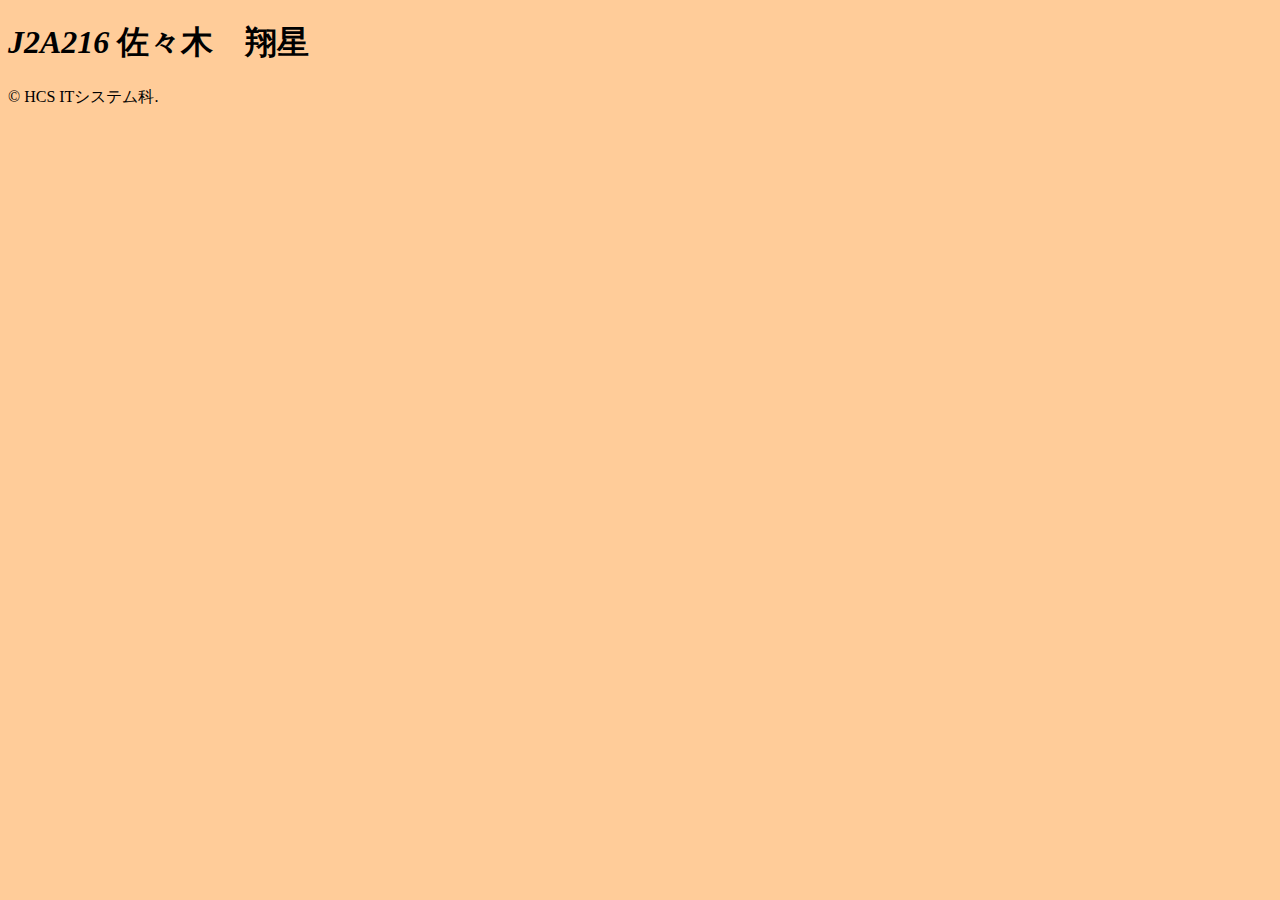
<file: index.html>
<!DOCTYPE html>
<html lang="ja">
    <head>
        <meta charaset="utf-8" />
        <title>personal portfolio</title>
        <link rel="stylesheet" href="main.css" />
    </head>
    <body class="top">
    <header class="<header"></header>
<main>
    <h1 class="top-title"><i>J2A216</i> 佐々木　翔星</h1>
</main>
<footer class="footer">
            <p class="footer-txt">&copy; HCS ITシステム科.</p>
        </footer>
    </body>
</html>
</file>
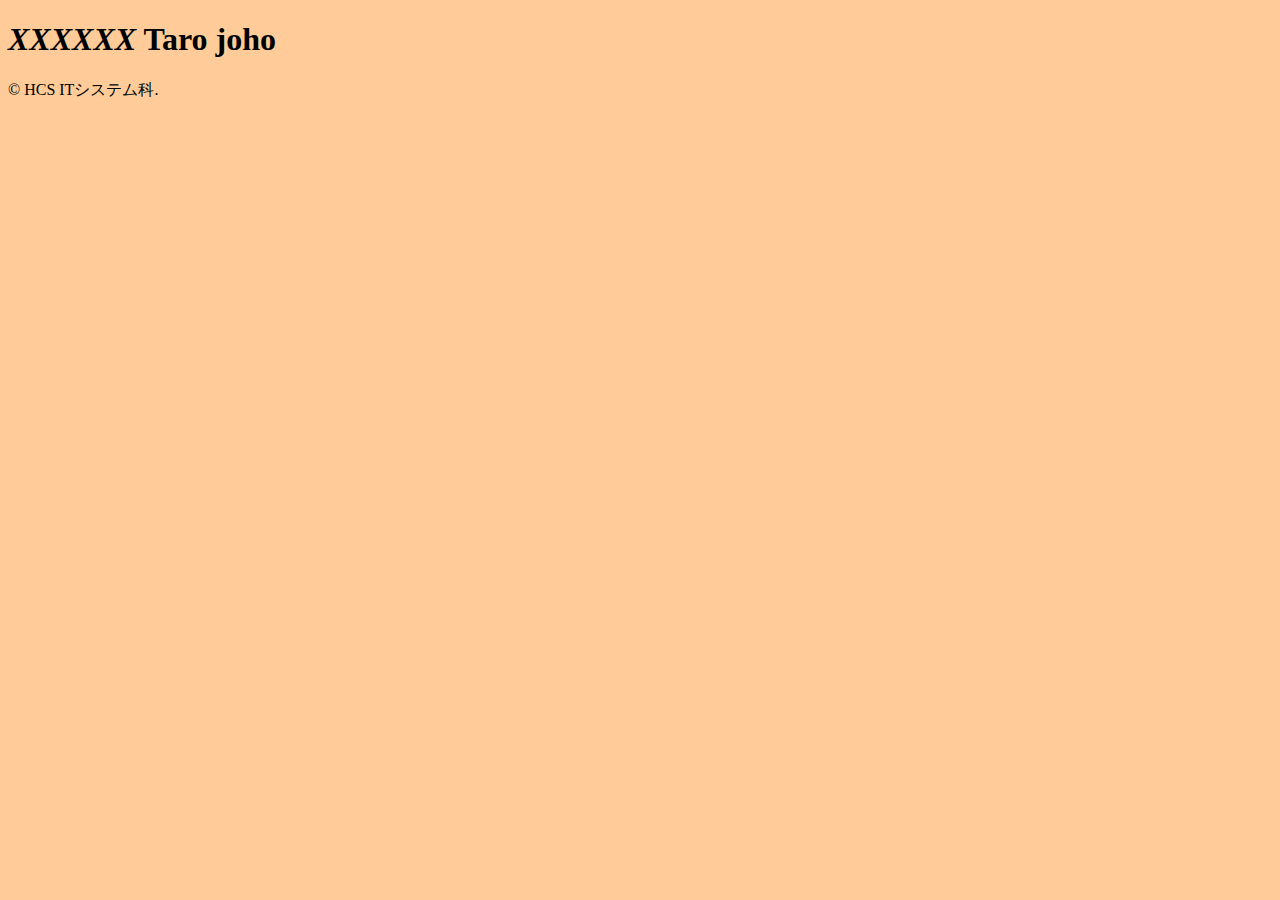
<file: J2A216佐々木翔星/index.html>
<!DOCTYPE html>
<html lang="ja">
    <head>
        <meta charaset="utf-8" />
        <title>personal portfolio</title>
        <link rel="stylesheet" href="main.css" />
    </head>
    <body class="top">
    <header class="<header"></header>
<main>
    <h1 class="top-title"><i>XXXXXX</i> Taro joho</h1>
</main>
<footer class="footer">
            <p class="footer-txt">&copy; HCS ITシステム科.</p>
        </footer>
    </body>
</html>
</file>
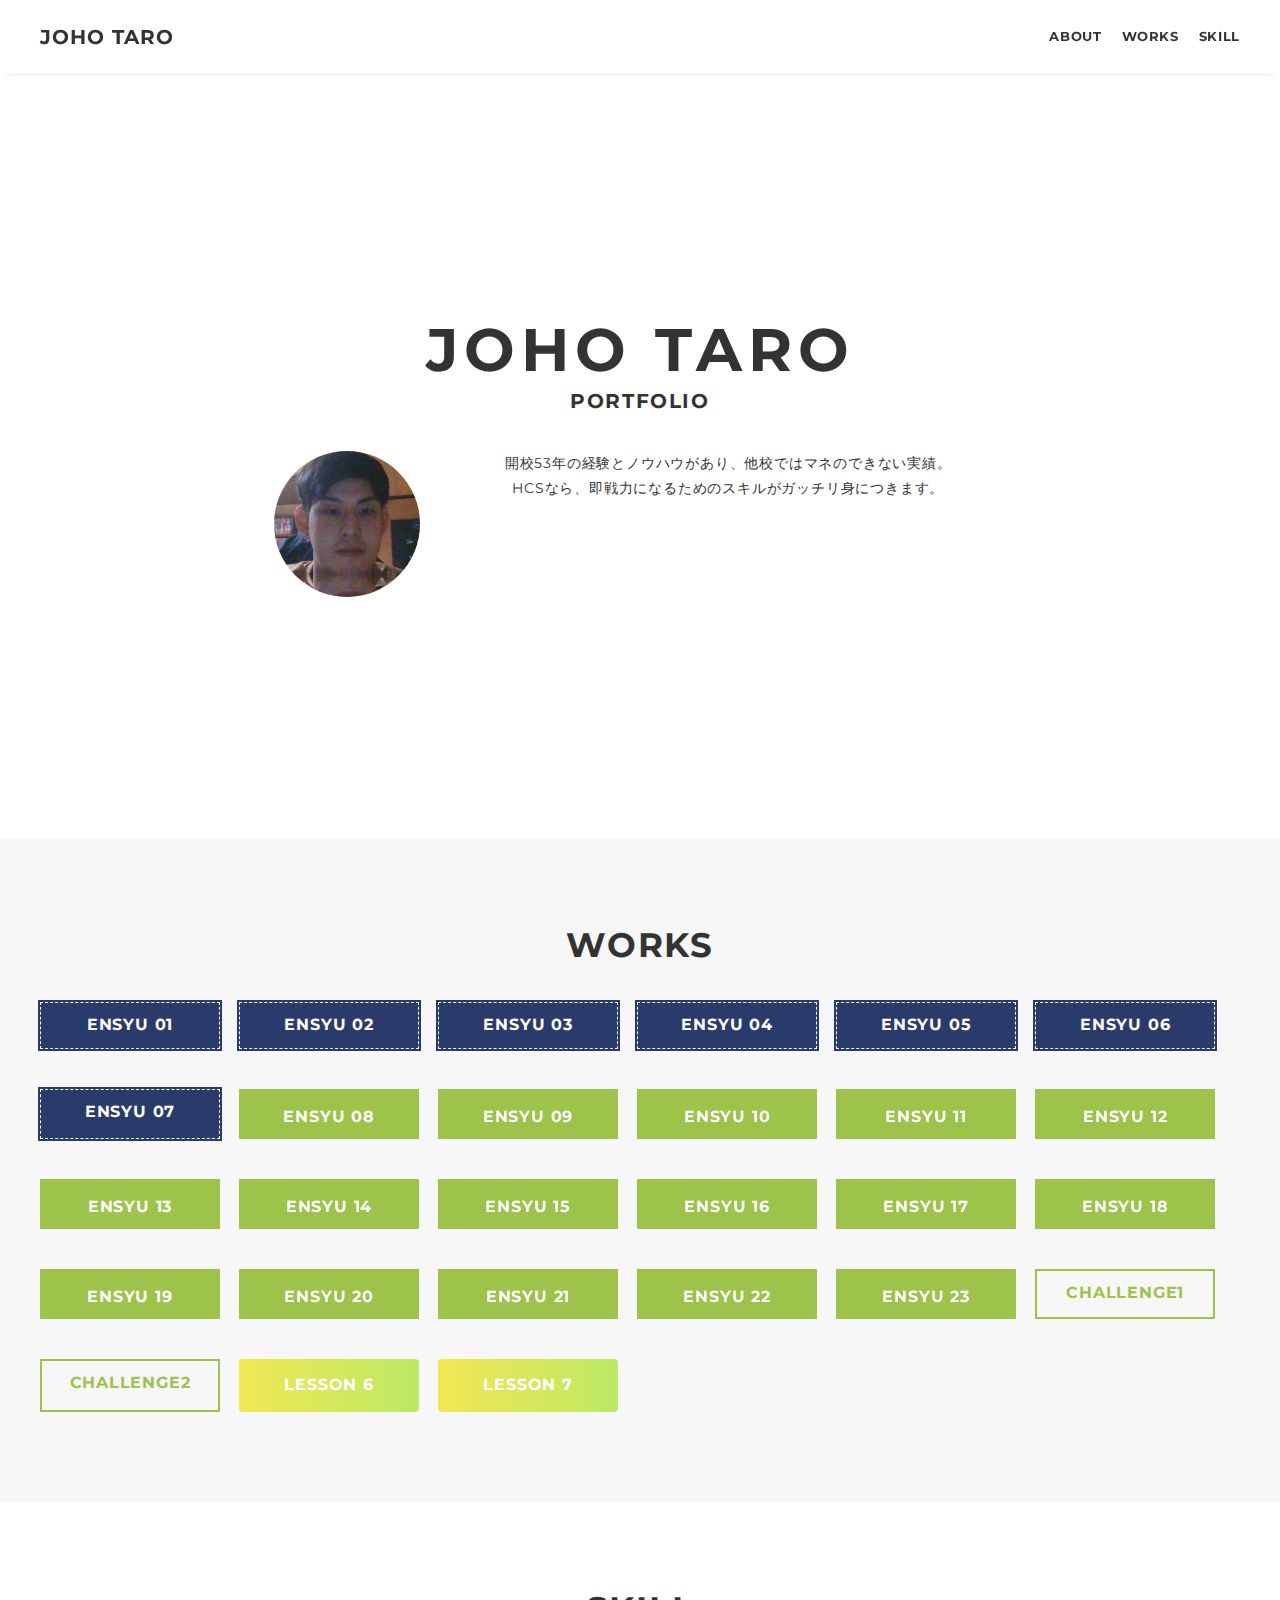
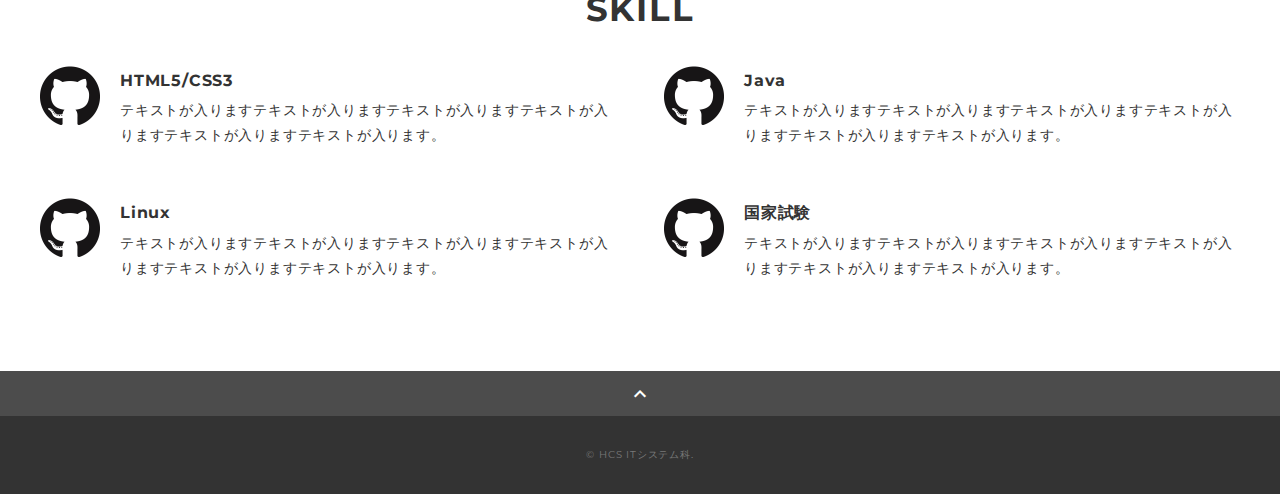
<file: portfolio/index.html>
<!DOCTYPE html>
<html>

<head>
	<meta charset="utf-8">
	<meta name="viewport" content="width=device-width,initial-scale=1.0,user-scalable=no">
	<meta name="description" content="JOHO TAROのポートフォリオサイトです" />
	<title>PORTFOLIO</title>
	<link rel="preconnect" href="https://fonts.gstatic.com">
	<link href="https://fonts.googleapis.com/css2?family=Montserrat:wght@400;700&display=swap" rel="stylesheet">
	<link href="https://fonts.googleapis.com/css?family=Material+Icons+Outlined" rel="stylesheet">
	<link href="css/ress.css" media="all" rel="stylesheet" type="text/css" />
	<link href="css/style.css" media="all" rel="stylesheet" type="text/css" />
	<link rel="shortcut icon" href="img/favicon.ico" />
</head>

<body>
	<div class="wrapper">
		<!-- header -->
		<header class="header ">
			<div class="inner">
				<h1 class="header-logo">
					<a href=".">JOHO TARO</a>
				</h1>
				<nav class="header-nav">
					<ul class="header-nav-list">
						<li class="header-nav-item"><a href="#about">ABOUT</a></li>
						<li class="header-nav-item"><a href="#works">WORKS</a></li>
						<li class="header-nav-item"><a href="#skill">SKILL</a></li>
					</ul>
				</nav>
			</div>
		</header>
		<!-- /header -->
		<main class="content">
			<!-- main-visual -->
			<div class="main-visual" id="about">
				<div class="main-visual-inner">
					<p class="main-visual-title">JOHO TARO</p>
					<p class="main-visual-subtitle">PORTFOLIO</p>
					<div class="main-visual-profile">
						<p class="main-visual-img">
							<img src="img/portfolio.png" alt="自画像" />
						</p>
						<p class="main-visual-text">
							開校53年の経験とノウハウがあり、<br class="sp-only">他校ではマネのできない実績。<br>
							HCSなら、即戦力になるためのスキルが<br class="sp-only">ガッチリ身につきます。<br>
						</p>
					</div>
				</div>
			</div>
			<!-- /main-visual -->
			<!-- works -->
			<section class="works section" id="works">
				<div class="inner">
					<h2 class="title">WORKS</h2>
					<div class="works-list">
						<a class="works-item btn-denim" href="../ensyu/01.html">ENSYU 01</a>
						<a class="works-item btn-denim" href="../ensyu/02.html">ENSYU 02</a>
						<a class="works-item btn-denim" href="../ensyu/03.html">ENSYU 03</a>
						<a class="works-item btn-denim" href="../ensyu/04.html">ENSYU 04</a>
						<a class="works-item btn-denim" href="../ensyu/05.html">ENSYU 05</a>
						<a class="works-item btn-denim" href="../ensyu/06.html">ENSYU 06</a>
						<a class="works-item btn-denim" href="../ensyu/07.html">ENSYU 07</a>
						<a class="works-item btn-open" href="../ensyu/08.html">ENSYU 08</a>
						<a class="works-item btn-open" href="../ensyu/09.html">ENSYU 09</a>
						<a class="works-item btn-open" href="../ensyu/10.html">ENSYU 10</a>
						<a class="works-item btn-open" href="../ensyu/11.html">ENSYU 11</a>
						<a class="works-item btn-open" href="../ensyu/12.html">ENSYU 12</a>
						<a class="works-item btn-open" href="../ensyu/13_2.html">ENSYU 13</a>
						<a class="works-item btn-open" href="../ensyu/14.html">ENSYU 14</a>
						<a class="works-item btn-open" href="../ensyu/15.html">ENSYU 15</a>
						<a class="works-item btn-open" href="../ensyu/16.html">ENSYU 16</a>
						<a class="works-item btn-open" href="../ensyu/17_3.html">ENSYU 17</a>
						<a class="works-item btn-open" href="../ensyu/18.html">ENSYU 18</a>
						<a class="works-item btn-open" href="../ensyu/19_2.html">ENSYU 19</a>
						<a class="works-item btn-open" href="../ensyu/20.html">ENSYU 20</a>
						<a class="works-item btn-open" href="../ensyu/21_2.html">ENSYU 21</a>
						<a class="works-item btn-open" href="../ensyu/22_2.html">ENSYU 22</a>
						<a class="works-item btn-open" href="../ensyu/23_2.html">ENSYU 23</a>
						<a class="works-item btn-box" href="../challenge/ch.html">CHALLENGE1</a>
						<a class="works-item btn-box" href="../challenge2/ch2.html">CHALLENGE2</a>
						<a class="works-item btn-gradation" href="../lesson6/index.html">LESSON 6</a>
						<a class="works-item btn-gradation" href="../lesson7/index.html">LESSON 7</a>
					</div>
				</div>
			</section>
			<!-- /works -->

			<!-- skill -->
			<section class="skill section" id="skill">
				<div class="inner">
					<h2 class="title">SKILL</h2>
					<div class="skill-list">
						<div class="skill-item">
							<p class="skill-img"><img src="img/icon_skill.png" alt=""></p>
							<div class="skill-body">
								<h3 class="skill-name">HTML5/CSS3</h3>
								<p class="skill-text">
									テキストが入りますテキストが入りますテキストが入りますテキストが入りますテキストが入りますテキストが入ります。</p>
							</div>
						</div>
						<div class="skill-item">
							<p class="skill-img"><img src="img/icon_skill.png" alt=""></p>
							<div class="skill-body">
								<h3 class="skill-name">Java</h3>
								<p class="skill-text">
									テキストが入りますテキストが入りますテキストが入りますテキストが入りますテキストが入りますテキストが入ります。</p>
							</div>
						</div>
						<div class="skill-item">
							<p class="skill-img"><img src="img/icon_skill.png" alt=""></p>
							<div class="skill-body">
								<h3 class="skill-name">Linux</h3>
								<p class="skill-text">
									テキストが入りますテキストが入りますテキストが入りますテキストが入りますテキストが入りますテキストが入ります。</p>
							</div>
						</div>
						<div class="skill-item">
							<p class="skill-img"><img src="img/icon_skill.png" alt=""></p>
							<div class="skill-body">
								<h3 class="skill-name">国家試験</h3>
								<p class="skill-text">
									テキストが入りますテキストが入りますテキストが入りますテキストが入りますテキストが入りますテキストが入ります。</p>
							</div>
						</div>
					</div>
				</div>
			</section>
			<!-- /skill -->
			<div class="page-top" id="js-page-top">
				<span class="material-icons-outlined">expand_less</span>
			</div>
		</main>
		<!-- footer -->
		<footer class="footer">
			<div class="copyright">&copy; HCS ITシステム科.</div>
		</footer>
		<!-- /footer -->
	</div>
	<script src="https://ajax.googleapis.com/ajax/libs/jquery/3.5.1/jquery.min.js"></script>
	<script type="text/javascript" src="js/script.js"></script>
</body>

</html>
</file>
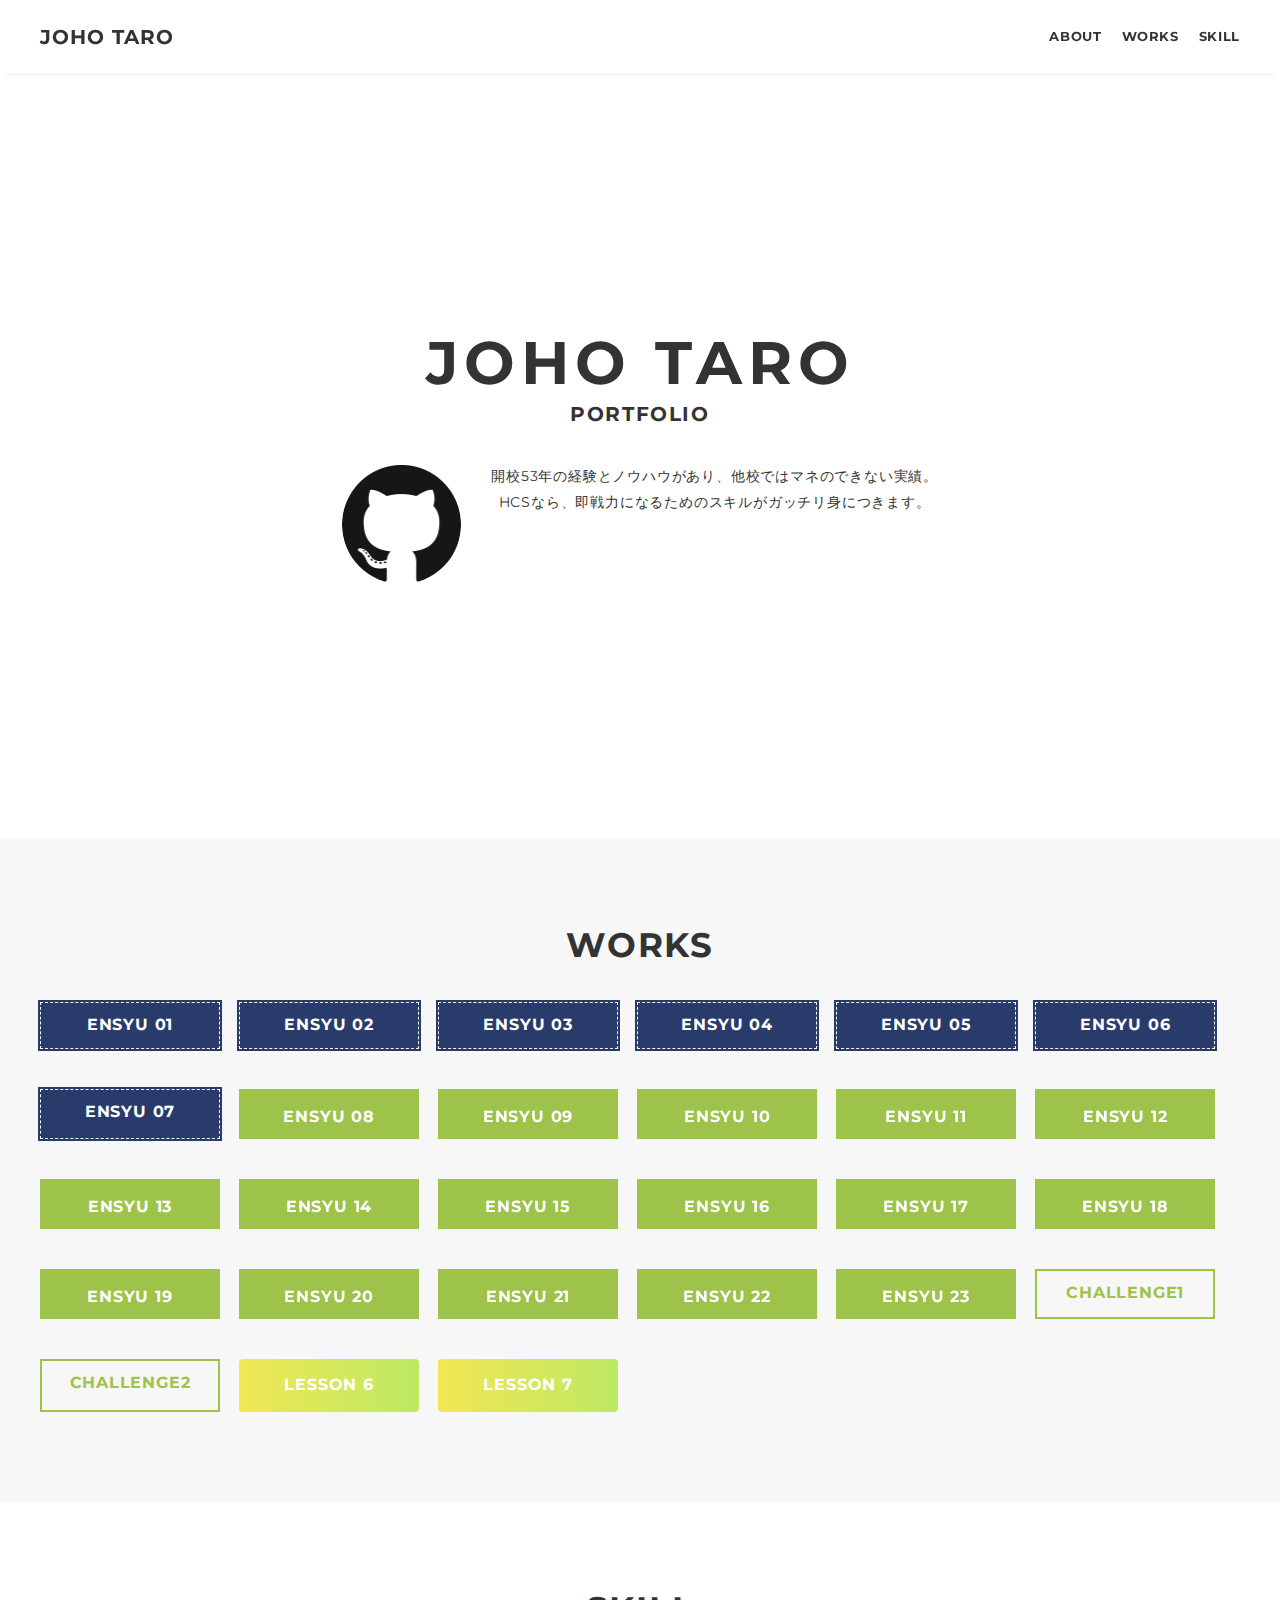
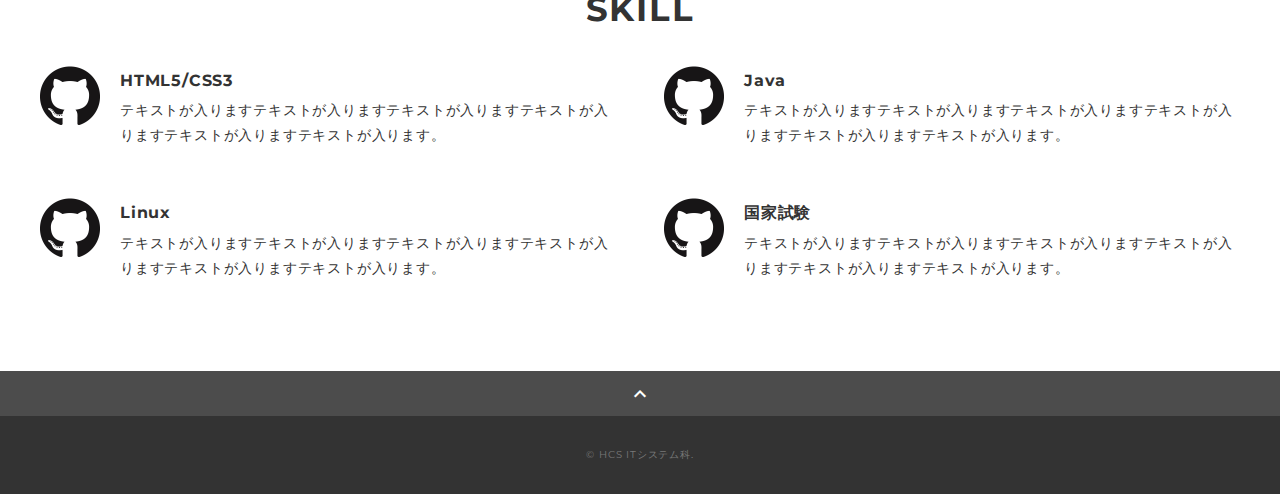
<file: J2A216佐々木翔星/portfolio/index.html>
<!DOCTYPE html>
<html>

<head>
	<meta charset="utf-8">
	<meta name="viewport" content="width=device-width,initial-scale=1.0,user-scalable=no">
	<meta name="description" content="JOHO TAROのポートフォリオサイトです" />
	<title>PORTFOLIO</title>
	<link rel="preconnect" href="https://fonts.gstatic.com">
	<link href="https://fonts.googleapis.com/css2?family=Montserrat:wght@400;700&display=swap" rel="stylesheet">
	<link href="https://fonts.googleapis.com/css?family=Material+Icons+Outlined" rel="stylesheet">
	<link href="css/ress.css" media="all" rel="stylesheet" type="text/css" />
	<link href="css/style.css" media="all" rel="stylesheet" type="text/css" />
	<link rel="shortcut icon" href="img/favicon.ico" />
</head>

<body>
	<div class="wrapper">
		<!-- header -->
		<header class="header ">
			<div class="inner">
				<h1 class="header-logo">
					<a href=".">JOHO TARO</a>
				</h1>
				<nav class="header-nav">
					<ul class="header-nav-list">
						<li class="header-nav-item"><a href="#about">ABOUT</a></li>
						<li class="header-nav-item"><a href="#works">WORKS</a></li>
						<li class="header-nav-item"><a href="#skill">SKILL</a></li>
					</ul>
				</nav>
			</div>
		</header>
		<!-- /header -->
		<main class="content">
			<!-- main-visual -->
			<div class="main-visual" id="about">
				<div class="main-visual-inner">
					<p class="main-visual-title">JOHO TARO</p>
					<p class="main-visual-subtitle">PORTFOLIO</p>
					<div class="main-visual-profile">
						<p class="main-visual-img">
							<img src="img/profile.png" alt="自画像" />
						</p>
						<p class="main-visual-text">
							開校53年の経験とノウハウがあり、<br class="sp-only">他校ではマネのできない実績。<br>
							HCSなら、即戦力になるためのスキルが<br class="sp-only">ガッチリ身につきます。<br>
						</p>
					</div>
				</div>
			</div>
			<!-- /main-visual -->
			<!-- works -->
			<section class="works section" id="works">
				<div class="inner">
					<h2 class="title">WORKS</h2>
					<div class="works-list">
						<a class="works-item btn-denim" href="../ensyu/01.html">ENSYU 01</a>
						<a class="works-item btn-denim" href="../ensyu/02.html">ENSYU 02</a>
						<a class="works-item btn-denim" href="../ensyu/03.html">ENSYU 03</a>
						<a class="works-item btn-denim" href="../ensyu/04.html">ENSYU 04</a>
						<a class="works-item btn-denim" href="../ensyu/05.html">ENSYU 05</a>
						<a class="works-item btn-denim" href="../ensyu/06.html">ENSYU 06</a>
						<a class="works-item btn-denim" href="../ensyu/07.html">ENSYU 07</a>
						<a class="works-item btn-open" href="../ensyu/08.html">ENSYU 08</a>
						<a class="works-item btn-open" href="../ensyu/09.html">ENSYU 09</a>
						<a class="works-item btn-open" href="../ensyu/10.html">ENSYU 10</a>
						<a class="works-item btn-open" href="../ensyu/11.html">ENSYU 11</a>
						<a class="works-item btn-open" href="../ensyu/12.html">ENSYU 12</a>
						<a class="works-item btn-open" href="../ensyu/13.html">ENSYU 13</a>
						<a class="works-item btn-open" href="../ensyu/14.html">ENSYU 14</a>
						<a class="works-item btn-open" href="../ensyu/15.html">ENSYU 15</a>
						<a class="works-item btn-open" href="../ensyu/16.html">ENSYU 16</a>
						<a class="works-item btn-open" href="../ensyu/17.html">ENSYU 17</a>
						<a class="works-item btn-open" href="../ensyu/18.html">ENSYU 18</a>
						<a class="works-item btn-open" href="../ensyu/19_2.html">ENSYU 19</a>
						<a class="works-item btn-open" href="../ensyu/20.html">ENSYU 20</a>
						<a class="works-item btn-open" href="../ensyu/21_2.html">ENSYU 21</a>
						<a class="works-item btn-open" href="../ensyu/22_2.html">ENSYU 22</a>
						<a class="works-item btn-open" href="../ensyu/23_2.html">ENSYU 23</a>
						<a class="works-item btn-box" href="../challenge/ch.html">CHALLENGE1</a>
						<a class="works-item btn-box" href="../challenge2/ch2.html">CHALLENGE2</a>
						<a class="works-item btn-gradation" href="../lesson6/index.html">LESSON 6</a>
						<a class="works-item btn-gradation" href="../lesson7/index.html">LESSON 7</a>
					</div>
				</div>
			</section>
			<!-- /works -->

			<!-- skill -->
			<section class="skill section" id="skill">
				<div class="inner">
					<h2 class="title">SKILL</h2>
					<div class="skill-list">
						<div class="skill-item">
							<p class="skill-img"><img src="img/icon_skill.png" alt=""></p>
							<div class="skill-body">
								<h3 class="skill-name">HTML5/CSS3</h3>
								<p class="skill-text">
									テキストが入りますテキストが入りますテキストが入りますテキストが入りますテキストが入りますテキストが入ります。</p>
							</div>
						</div>
						<div class="skill-item">
							<p class="skill-img"><img src="img/icon_skill.png" alt=""></p>
							<div class="skill-body">
								<h3 class="skill-name">Java</h3>
								<p class="skill-text">
									テキストが入りますテキストが入りますテキストが入りますテキストが入りますテキストが入りますテキストが入ります。</p>
							</div>
						</div>
						<div class="skill-item">
							<p class="skill-img"><img src="img/icon_skill.png" alt=""></p>
							<div class="skill-body">
								<h3 class="skill-name">Linux</h3>
								<p class="skill-text">
									テキストが入りますテキストが入りますテキストが入りますテキストが入りますテキストが入りますテキストが入ります。</p>
							</div>
						</div>
						<div class="skill-item">
							<p class="skill-img"><img src="img/icon_skill.png" alt=""></p>
							<div class="skill-body">
								<h3 class="skill-name">国家試験</h3>
								<p class="skill-text">
									テキストが入りますテキストが入りますテキストが入りますテキストが入りますテキストが入りますテキストが入ります。</p>
							</div>
						</div>
					</div>
				</div>
			</section>
			<!-- /skill -->
			<div class="page-top" id="js-page-top">
				<span class="material-icons-outlined">expand_less</span>
			</div>
		</main>
		<!-- footer -->
		<footer class="footer">
			<div class="copyright">&copy; HCS ITシステム科.</div>
		</footer>
		<!-- /footer -->
	</div>
	<script src="https://ajax.googleapis.com/ajax/libs/jquery/3.5.1/jquery.min.js"></script>
	<script type="text/javascript" src="js/script.js"></script>
</body>

</html>
</file>
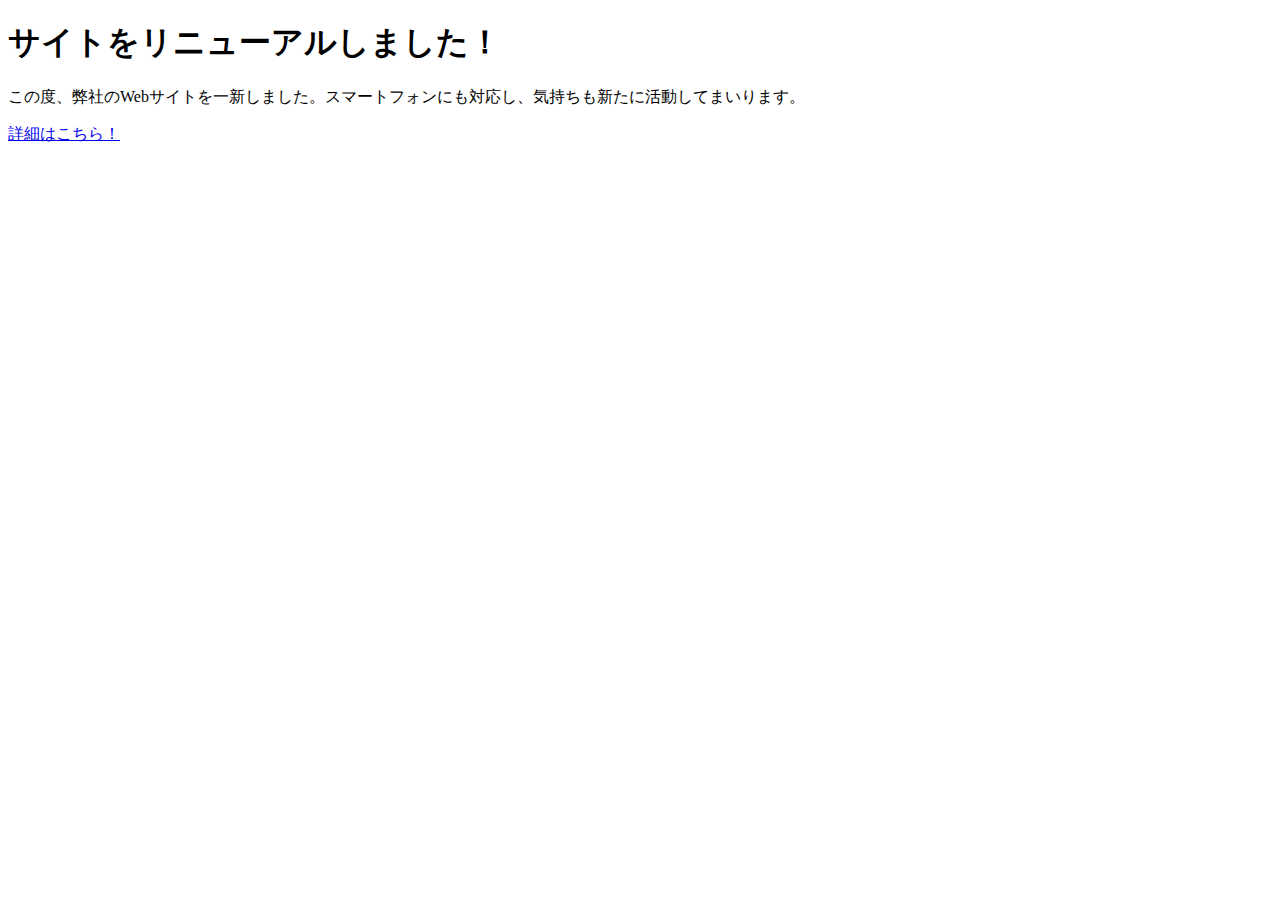
<file: 01.html>
<!DOCTYPE html>
<html lang="ja">
    <head>
        <meta charset="UTF-8" />
        <title>マークアップされたらHTML文書</title>
    </head>
    <body>
        <article>
            <h1>サイトをリニューアルしました！</h1>
            <p>
                この度、弊社のWebサイトを一新しました。スマートフォンにも対応し、気持ちも新たに活動してまいります。
            </p>
            <a href="http://example.com">詳細はこちら！</a>
        </article>
     </body>
</html>
</file>
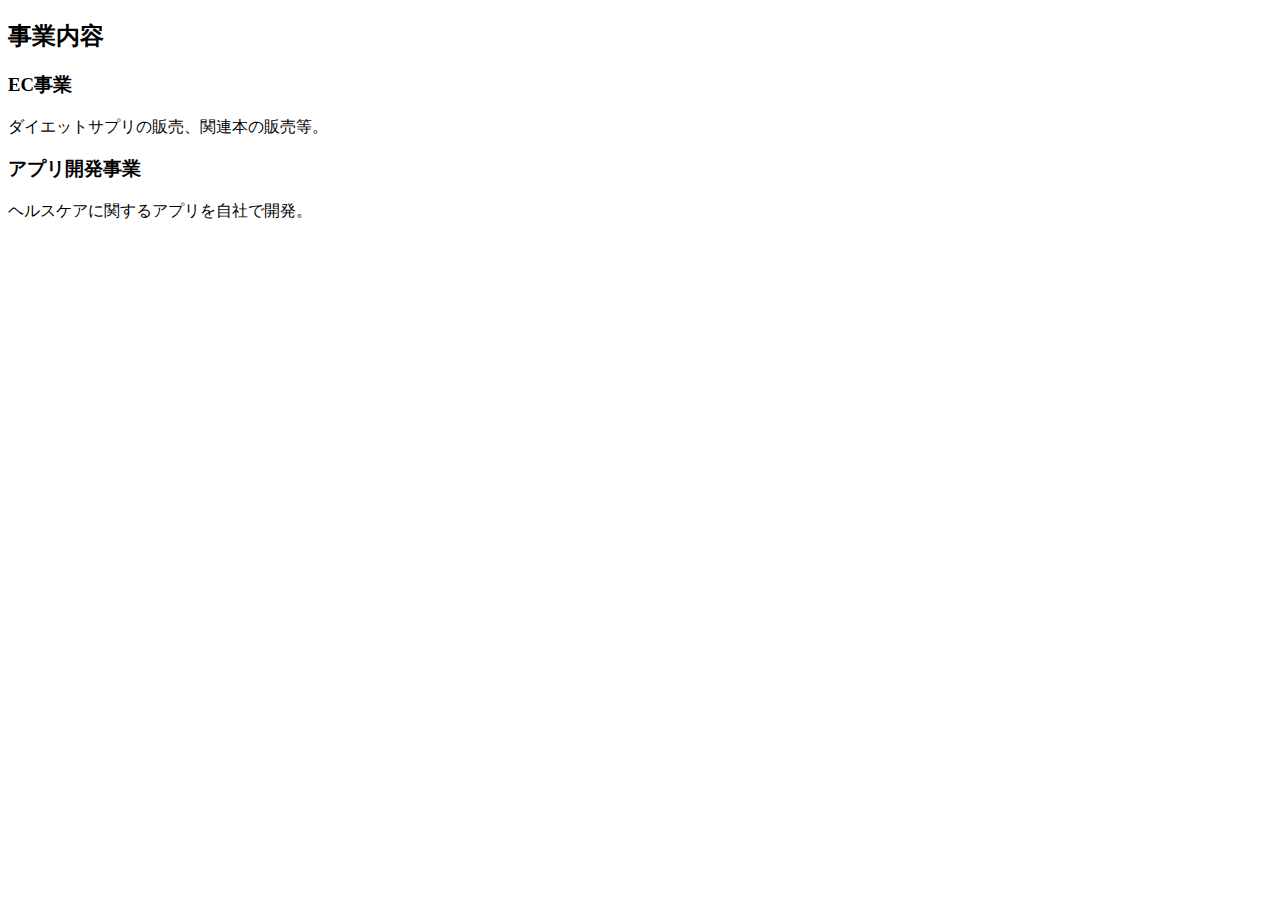
<file: 03.html>
<!DOCTYPE html>
<html lang="ja">
    <head>
        <meta charset="UTF-8" />
        <title>sectionタグの入れ方</title>
    </head>
    <body>
        <section>
            <h2>事業内容</h2>
            <section>
                <h3>EC事業</h3>
                <p>ダイエットサプリの販売、関連本の販売等。</p>
            </section>
            <section>
                <h3>アプリ開発事業</h3>
                <p>ヘルスケアに関するアプリを自社で開発。</p>
            </section>
        </section>
    </body>
</html>
</file>
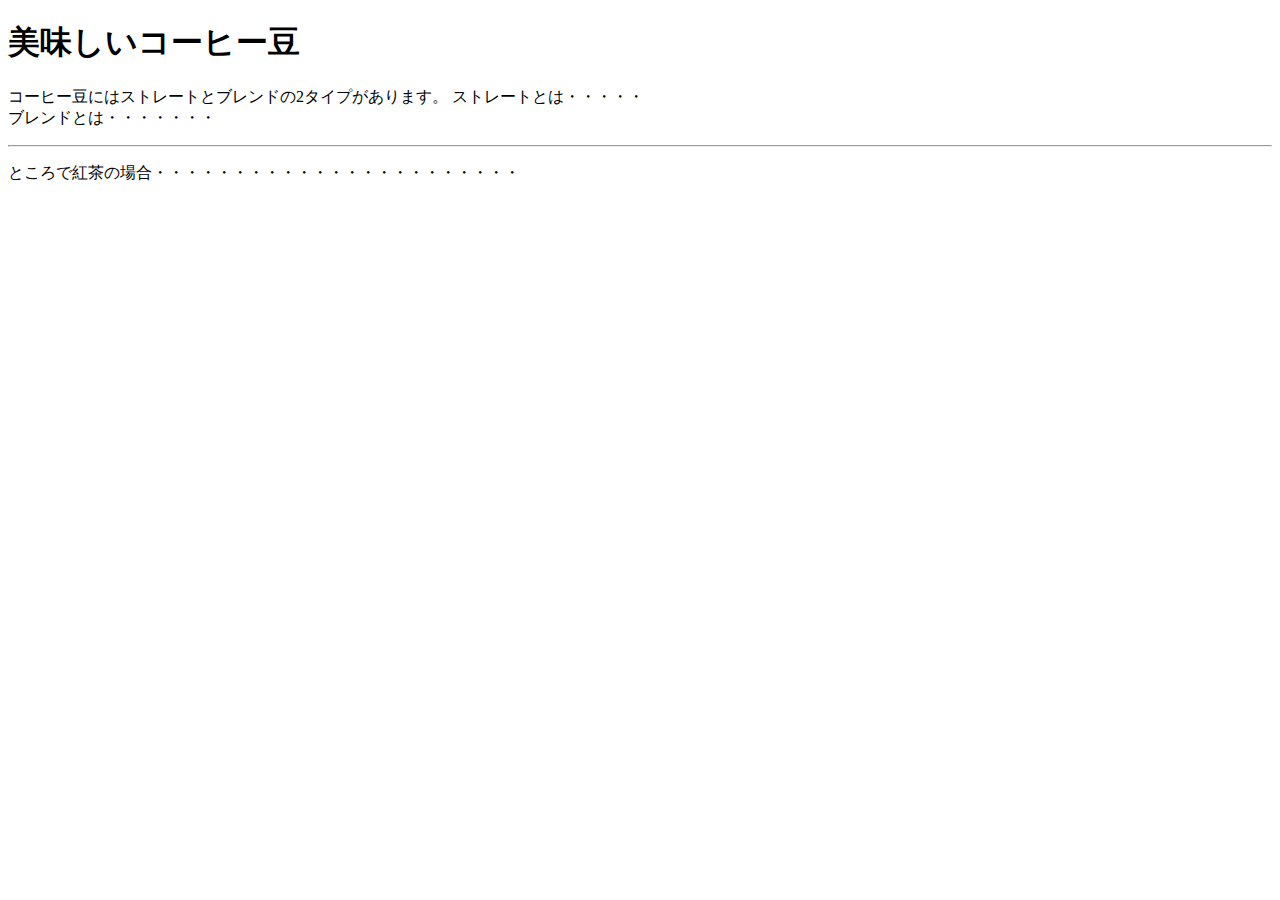
<file: 04.html>
<!DOCTYPE html>
<html lang="ja">
    <head>
        <meta charset="UTF-8" />
        <title>brteguとhrタグの正しい使用例</title>
    </head>
    <body>
        <section>
            <h1>美味しいコーヒー豆</h1>
            <p>
                コーヒー豆にはストレートとブレンドの2タイプがあります。<br　/>
                ストレートとは・・・・・<br />
                ブレンドとは・・・・・・・
            </p>
            <hr />
            <p>ところで紅茶の場合・・・・・・・・・・・・・・・・・・・・・・・</p>
            </section>
    </body>
</html>
</file>
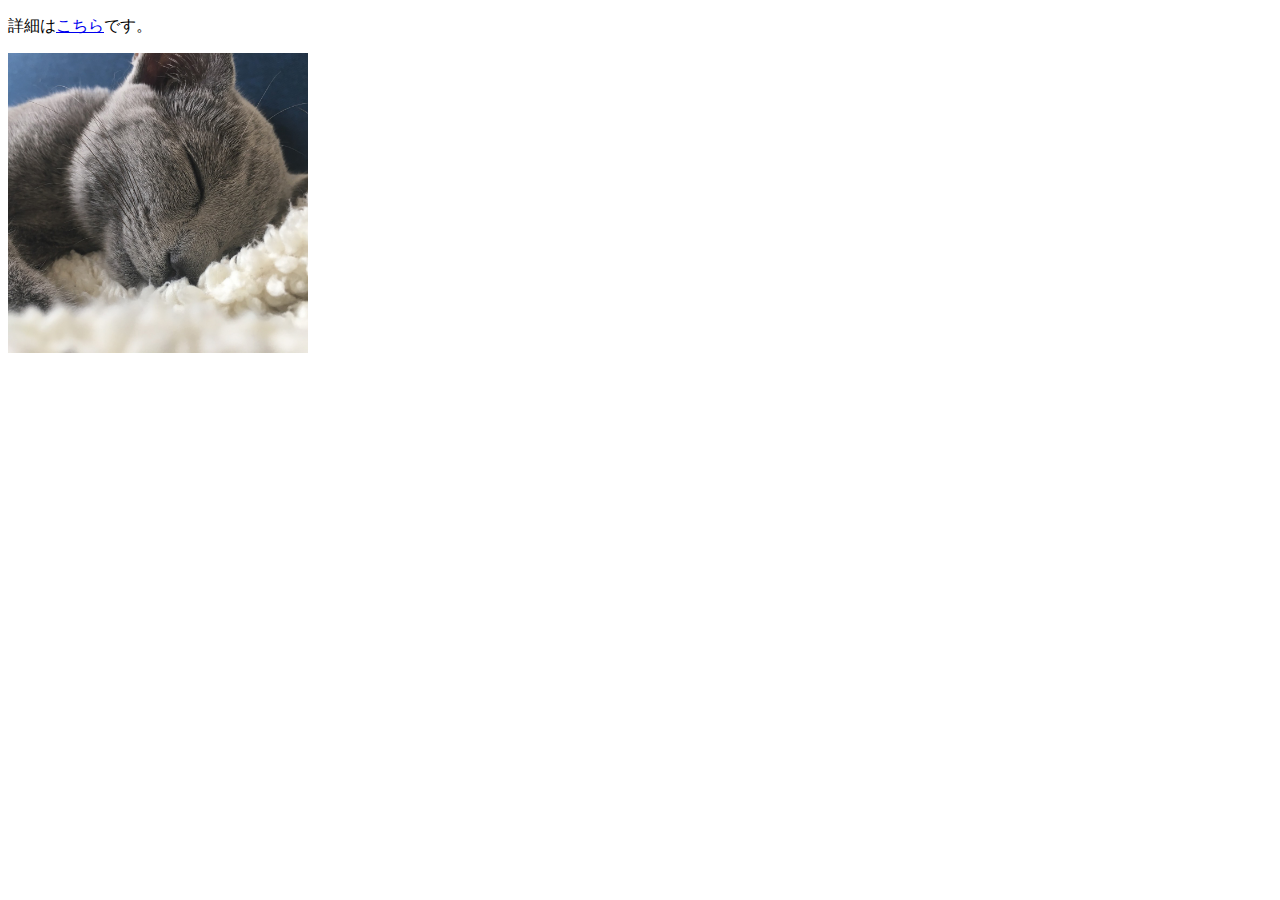
<file: 05.html>
<!DOCTYPE html>
<html lang="ja">
    <head>
        <meta charset="UTF-8" />
        <title>リンクと画像</title>
    </head>
    <body>
        <p>詳細は<a href="http://example.com" target="_blank">こちら</a>です。</p>
        <p>
            <img
            src="../img/cat.jpg"
            alt="寝ている猫の写真"
            width="300"
            height="300"
            />
        </p>
    </body>
</html>
</file>
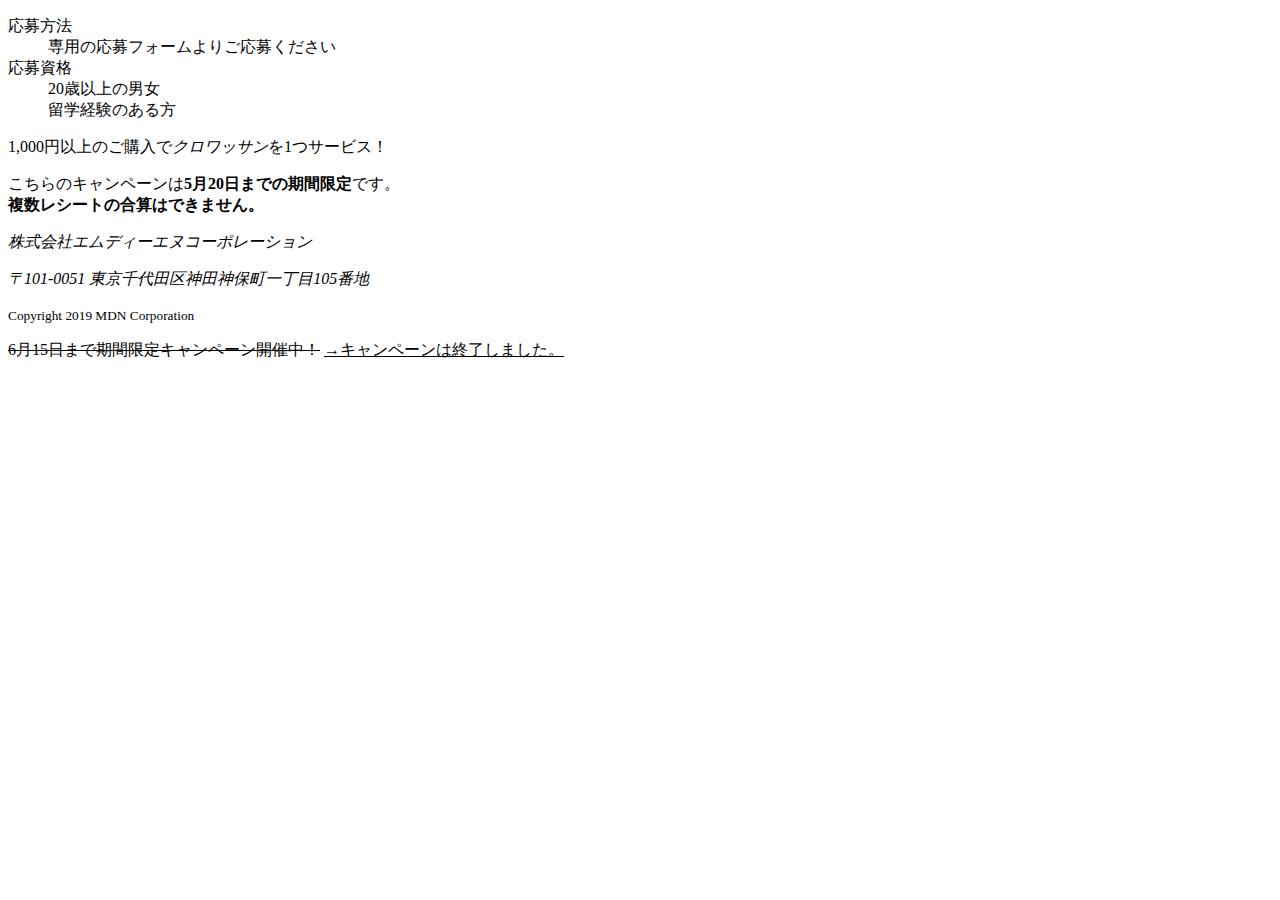
<file: 06.html>
<!DOCTYPE html>
<html lang="ja">
    <head>
        <meta charset="UTF-8" />
        <title>演習06</title>
    </head>
    <body>
        <!--Lesson4-15-->
        <dl>
            <div>
                <dt>応募方法</dt>
                <dd> 専用の応募フォームよりご応募ください</dd>
            </div>
            <div>
                <dt>応募資格</dt>
                <dd>20歳以上の男女</dd>
                <dd>留学経験のある方</dd>
            </div>
        </dl>
        <!--Lesson4-16-->
        <p>1,000円以上のご購入で<em>クロワッサン</em>を1つサービス！</p>
        <p>
            こちらのキャンペーンは<strong>5月20日までの期間限定</strong>です。<br />
            <strong>複数レシートの合算はできません。</strong>
        </p>
        <!--Lesson4-17-->
        <address>
            <p>
                株式会社エムディーエヌコーポレーション </p>
                <p>〒101-0051 東京千代田区神田神保町一丁目105番地</p>
        </address>
        <p>
            <small>Copyright 2019 MDN Corporation</small>
        </p> 
        <!--Lesson4-21-->
        <p>
            <del>6月15日まで期間限定キャンペーン開催中！</del>
            <ins> →キャンペーンは終了しました。</ins>
        </p>
    </body>
</html>
</file>
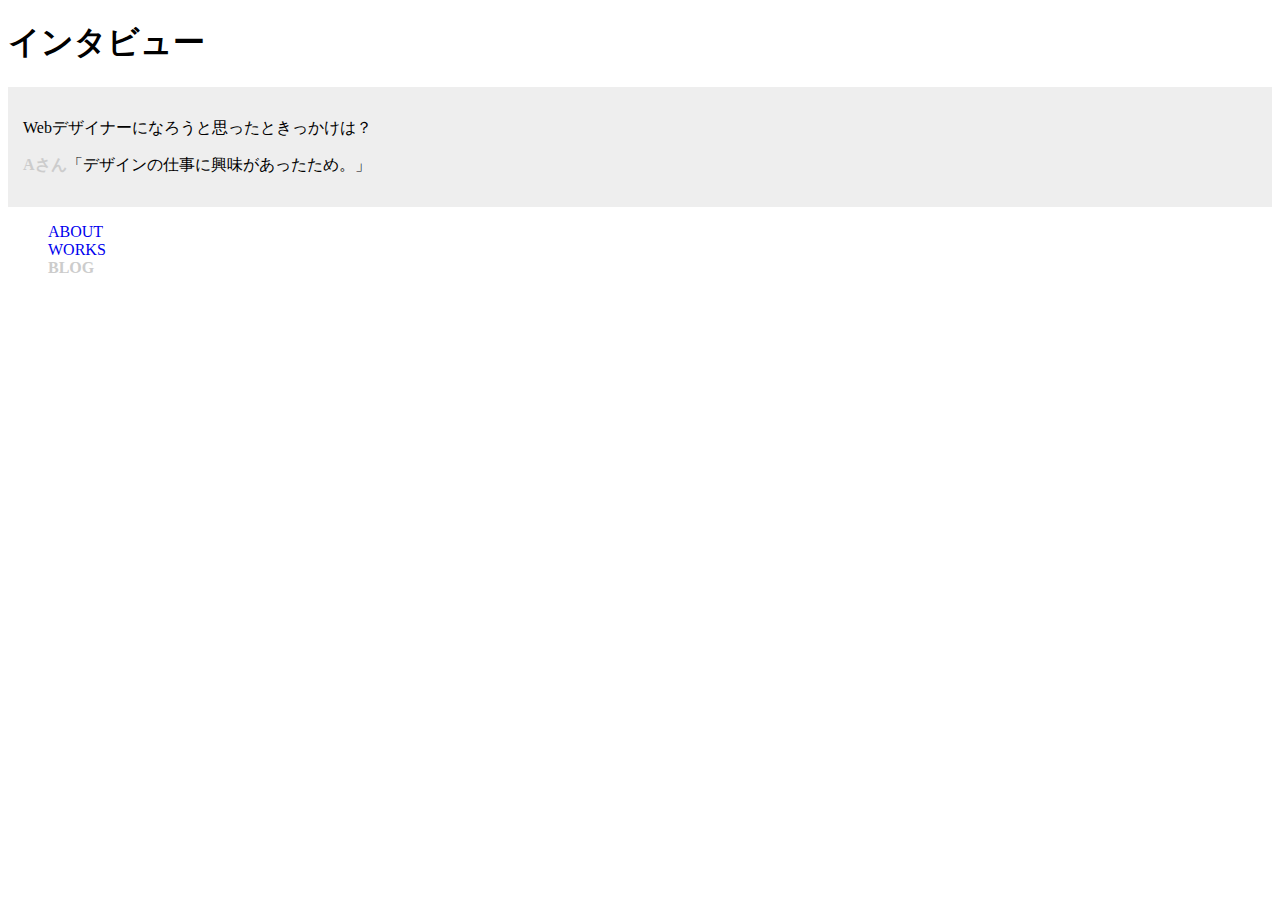
<file: 07.html>
<!DOCTYPE html>
<html lang="ja">
  <head>
    <meta charset="UTF-8" />
    <title>divタグとspanタグ</title>
    <style>
      div {
        background-color: #eee;
        padding: 15px;
      }
      span {
        color: #00f;
        font-weight: bold;
      }
      ul {
        list-style: none;
      }
      a {
        text-decoration: none;
      }
      span {
        color: #ccc;
      }
    </style>
  </head>

  <body>
      <h1>インタビュー</h1>
      <div>
          <p>Webデザイナーになろうと思ったときっかけは？</p>
          <p><span>Aさん</span>「デザインの仕事に興味があったため。」</p>
      </div>
    <ul>
        <li><a href="about.html">ABOUT</a></li>
        <li><a href="works.html">WORKS</a></li>
        <li><span>BLOG</span></li>
    </ul>
  </body>
</html>
</file>
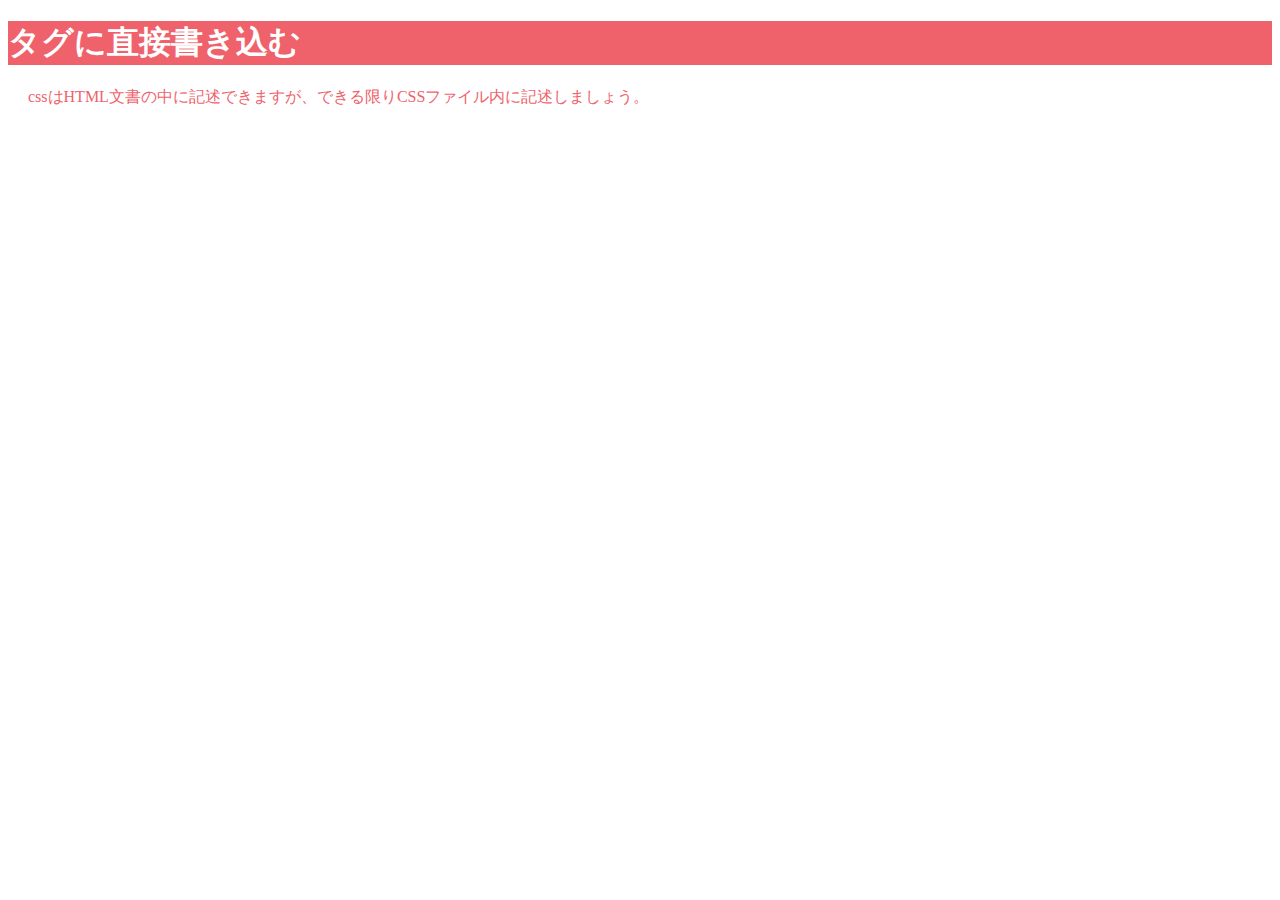
<file: 08.html>
<!DOCTYPE html>
<html lang="ja">
  <head>
    <meta charset="UTF-8" />
    <title>CSSを読み込む</title>
    <link rel="stylesheet" href="08.css" />
    <style>
        h1{
            color:#fff;
        }
        </style>
    </head>
    <body>
        <h1 style="background-color:　#fe938c">タグに直接書き込む</h1>
        <p>
            cssはHTML文書の中に記述できますが、できる限りCSSファイル内に記述しましょう。
        </p>
    </body>
</html>
</file>
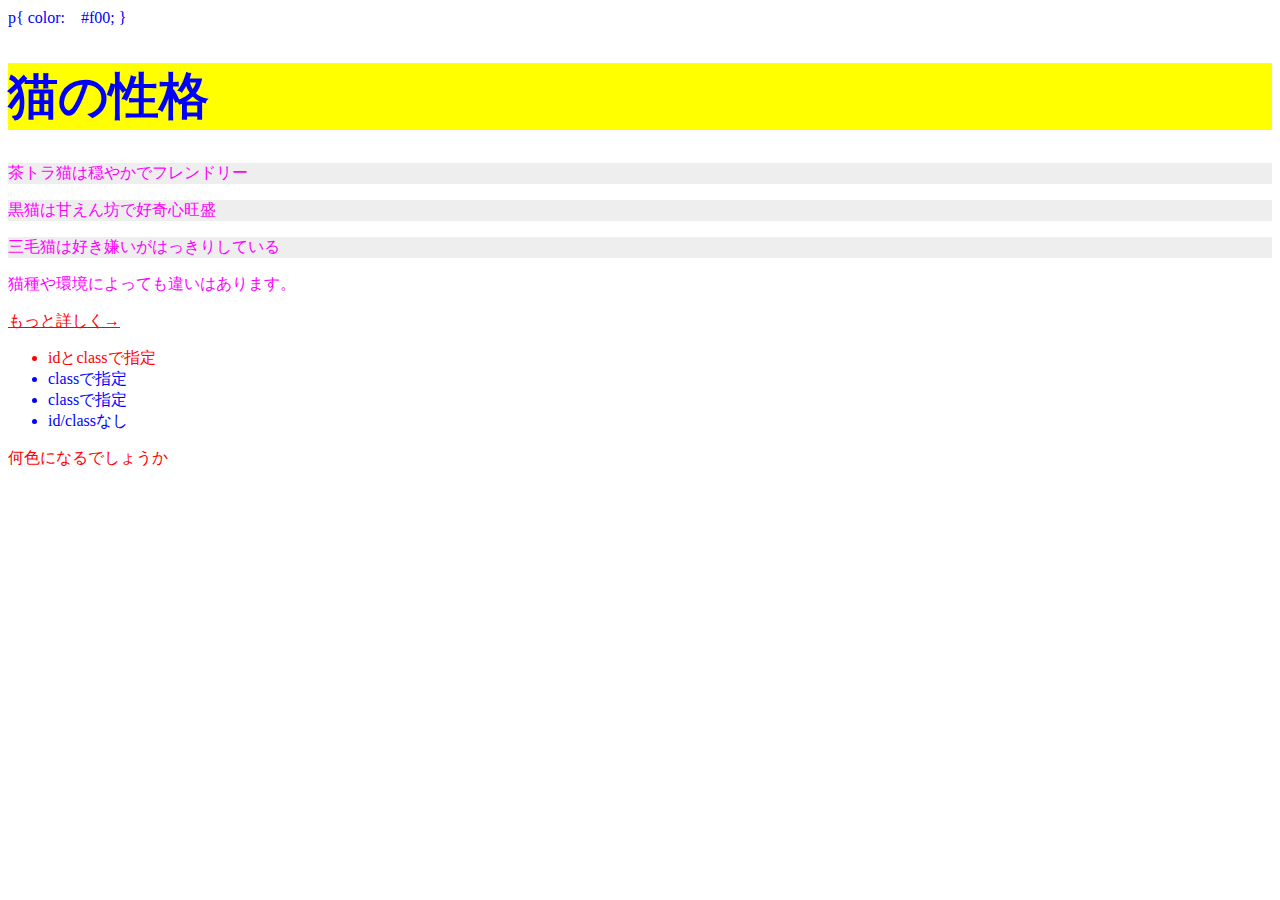
<file: 09.html>
<!DOCTYPE html>
<html lang="ja">
  <head>
    <meta charset="UTF-8" />
    <title>セレクタと適用ルール</title>
    <link rel="stylesheet" href="09.css" />
    <styl>
        p{
            color:　#f00;
        }
    </styl>
  </head>

  <body>
    <h1>猫の性格</h1>
    <div>
      <p styl="color: #f00">茶トラ猫は穏やかでフレンドリー</p>
      <p>黒猫は甘えん坊で好奇心旺盛</p>
      <p>三毛猫は好き嫌いがはっきりしている</p>
    </div>
    <p>猫種や環境によっても違いはあります。</p>
    <a href="#">もっと詳しく→</a>

    <ul>
      <li id="colorRed" class="colorBlue">idとclassで指定</li>
      <li class="colorBlue">classで指定</li>
      <li>classで指定</li>
      <li class="colorBlue">id/classなし</li>
    </ul>
    <p id="red" class="blue">何色になるでしょうか</p>
  </body>
</html>
</file>
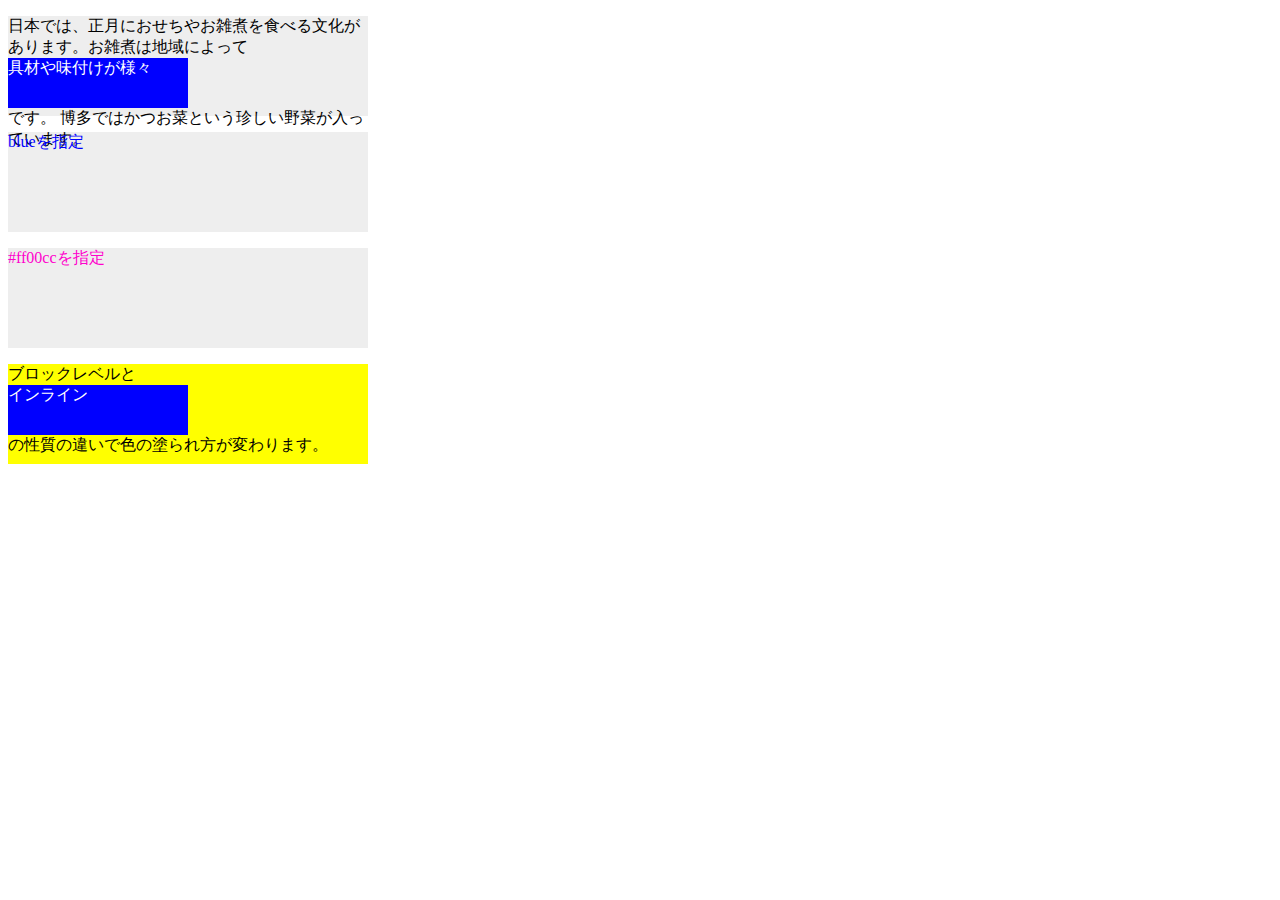
<file: 10.html>
<!DOCTYPE html>
<html lang="ja">
  <head>
    <meta charset="UTF-8" />
    <title>プロパティ（その１）</title>
    <link rel="stylesheet" href="10.css" />
  </head>
  <body>
    <p>
      日本では、正月におせちやお雑煮を食べる文化があります。お雑煮は地域によって
      <span>具材や味付けが様々</span>です。
      博多ではかつお菜という珍しい野菜が入っています。
    </p>
    <p class="blue">blueを指定</p>
    <p class="pink">#ff00ccを指定</p>
    <p class="bg">
      ブロックレベルと<span class="marker">インライン</span>
      の性質の違いで色の塗られ方が変わります。
    </p>
  </body>
</html>
</file>
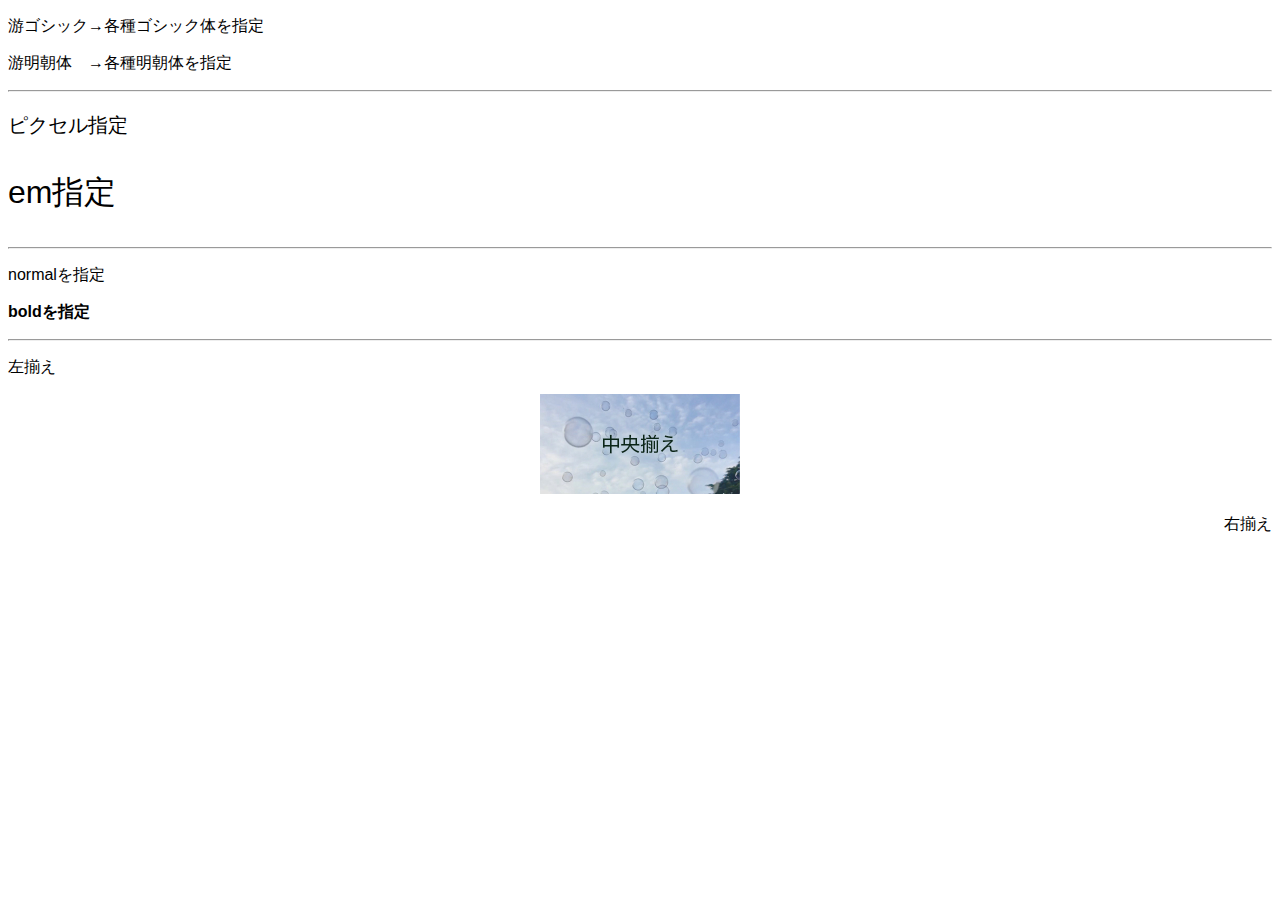
<file: 11.html>
<!DOCTYPE html>
<html lang="ja">
  <head>
    <meta charset="UTF-8" />
    <title>プロパティ（その２）</title>
   <link rel="preconnect" href="https://fonts.gstatic.com">
   <link href="https//fonts.googleapis.com/css2?family=Yusei+Magic&display=s">
    <link rel="stylesheet" href="11.css" />
  </head>
  <body>
    <p class="gothic">游ゴシック→各種ゴシック体を指定</p>
    <p class="mincho">游明朝体　→各種明朝体を指定</p>
    <hr />
    <div class="fontSize">
      <p class="px">ピクセル指定</p>
      <p class="em">em指定</p>
    </div>
    <hr />
    <p class="normal">normalを指定</p>
    <p class="bold">boldを指定</p>
    <hr />
    <p class="left">左揃え</p>
    <p class="center">
      <img src="../img/sample.jpg" alt="中央揃え" width="200" height="100" />
    </p>
    <p class="right">右揃え</p>
  </body>
</html>
</file>
<file: main.css>
@charset "UTF-8";
body{
    font-family: メイリオ;
    background-color: #ffcc99;
}
</file>
<file: J2A216佐々木翔星/main.css>
@charset "UTF-8";
body{
    font-family: メイリオ;
    background-color: #ffcc99;
}
</file>
<file: portfolio/css/ress.css>
/*!
 * ress.css • v3.0.1
 * MIT License
 * github.com/filipelinhares/ress
 */

/* # =================================================================
   # Global selectors
   # ================================================================= */

html {
  box-sizing: border-box;
  word-break: normal;
  -moz-tab-size: 4;
  tab-size: 4;

  -webkit-text-size-adjust: 100%; /* Prevent adjustments of font size after orientation changes in iOS */
}

*,
::before,
::after {
  box-sizing: inherit;
  background-repeat: no-repeat; /* Set `background-repeat: no-repeat` to all elements and pseudo elements */
}

::before,
::after {
  vertical-align: inherit;
  text-decoration: inherit; /* Inherit text-decoration and vertical align to ::before and ::after pseudo elements */
}

* {
  margin: 0;
  padding: 0; /* Reset `padding` and `margin` of all elements */
}

/* # =================================================================
   # General elements
   # ================================================================= */

hr {
  overflow: visible; /* Show the overflow in Edge and IE */
  height: 0; /* Add the correct box sizing in Firefox */
}

details,
main {
  display: block; /* Render the `main` element consistently in IE. */
}

summary {
  display: list-item; /* Add the correct display in all browsers */
}

small {
  font-size: 80%; /* Set font-size to 80% in `small` elements */
}

[hidden] {
  display: none; /* Add the correct display in IE */
}

abbr[title] {
  /* Add the correct text decoration in Chrome, Edge, IE, Opera, and Safari */
  text-decoration: underline;
  text-decoration: underline dotted;
  border-bottom: none; /* Remove the bottom border in Chrome 57 */
}

a {
  background-color: transparent; /* Remove the gray background on active links in IE 10 */
}

a:active,
a:hover {
  outline-width: 0; /* Remove the outline when hovering in all browsers */
}

code,
kbd,
pre,
samp {
  font-family: monospace, monospace; /* Specify the font family of code elements */
}

pre {
  font-size: 1em; /* Correct the odd `em` font sizing in all browsers */
}

b,
strong {
  font-weight: bolder; /* Add the correct font weight in Chrome, Edge, and Safari */
}

/* https://gist.github.com/unruthless/413930 */
sub,
sup {
  position: relative;
  font-size: 75%;
  line-height: 0;
  vertical-align: baseline;
}

sub {
  bottom: -.25em;
}

sup {
  top: -.5em;
}

/* # =================================================================
   # Forms
   # ================================================================= */

input {
  border-radius: 0;
}

/* Replace pointer cursor in disabled elements */
[disabled] {
  cursor: default;
}

[type="number"]::-webkit-inner-spin-button,
[type="number"]::-webkit-outer-spin-button {
  height: auto; /* Correct the cursor style of increment and decrement buttons in Chrome */
}

[type="search"] {
  outline-offset: -2px; /* Correct the outline style in Safari */

  -webkit-appearance: textfield; /* Correct the odd appearance in Chrome and Safari */
}

[type="search"]::-webkit-search-decoration {
  -webkit-appearance: none; /* Remove the inner padding in Chrome and Safari on macOS */
}

textarea {
  overflow: auto; /* Internet Explorer 11+ */
  resize: vertical; /* Specify textarea resizability */
}

button,
input,
optgroup,
select,
textarea {
  font: inherit; /* Specify font inheritance of form elements */
}

optgroup {
  font-weight: bold; /* Restore the font weight unset by the previous rule */
}

button {
  overflow: visible; /* Address `overflow` set to `hidden` in IE 8/9/10/11 */
}

button,
select {
  text-transform: none; /* Firefox 40+, Internet Explorer 11- */
}

/* Apply cursor pointer to button elements */
button,
[type="button"],
[type="reset"],
[type="submit"],
[role="button"] {
  cursor: pointer;
  color: inherit;
}

/* Remove inner padding and border in Firefox 4+ */
button::-moz-focus-inner,
[type="button"]::-moz-focus-inner,
[type="reset"]::-moz-focus-inner,
[type="submit"]::-moz-focus-inner {
  padding: 0;
  border-style: none;
}

/* Replace focus style removed in the border reset above */
button:-moz-focusring,
[type="button"]::-moz-focus-inner,
[type="reset"]::-moz-focus-inner,
[type="submit"]::-moz-focus-inner {
  outline: 1px dotted ButtonText;
}

button,
html [type="button"],
/* Prevent a WebKit bug where (2) destroys native `audio` and `video`controls in Android 4 */
[type="reset"],
[type="submit"] {
  -webkit-appearance: button; /* Correct the inability to style clickable types in iOS */
}

/* Remove the default button styling in all browsers */
button,
input,
select,
textarea {
  border-style: none;
  background-color: transparent;
}

/* Style select like a standard input */
select {
  -webkit-appearance: none; /* Chrome 41+ */
  -moz-appearance: none; /* Firefox 36+ */
}

select::-ms-expand {
  display: none; /* Internet Explorer 11+ */
}

select::-ms-value {
  color: currentColor; /* Internet Explorer 11+ */
}

legend {
  display: table; /* Correct the text wrapping in Edge and IE */
  max-width: 100%; /* Correct the text wrapping in Edge and IE */
  max-width: 100%; /* Correct the text wrapping in Edge 18- and IE */
  white-space: normal; /* Correct the text wrapping in Edge and IE */
  color: inherit; /* Correct the color inheritance from `fieldset` elements in IE */
  border: 0; /* Correct `color` not being inherited in IE 8/9/10/11 */
}

::-webkit-file-upload-button {
  font: inherit; /* Change font properties to `inherit` in Chrome and Safari */
  color: inherit;
  /* Correct the inability to style clickable types in iOS and Safari */

  -webkit-appearance: button;
}

/* # =================================================================
   # Specify media element style
   # ================================================================= */

img {
  border-style: none; /* Remove border when inside `a` element in IE 8/9/10 */
}

/* Add the correct vertical alignment in Chrome, Firefox, and Opera */
progress {
  vertical-align: baseline;
}

/* # =================================================================
   # Accessibility
   # ================================================================= */

/* Hide content from screens but not screenreaders */
@media screen {
  [hidden~="screen"] {
    display: inherit;
  }
  [hidden~="screen"]:not(:active):not(:focus):not(:target) {
    position: absolute !important;
    clip: rect(0 0 0 0) !important;
  }
}

/* Specify the progress cursor of updating elements */
[aria-busy="true"] {
  cursor: progress;
}

/* Specify the pointer cursor of trigger elements */
[aria-controls] {
  cursor: pointer;
}

/* Specify the unstyled cursor of disabled, not-editable, or otherwise inoperable elements */
[aria-disabled] {
  cursor: default;
}
</file>
<file: portfolio/css/style.css>
body {
  font-family: "Montserrat","Helvetica Neue",Arial,"Hiragino Kaku Gothic ProN","Hiragino Sans",Meiryo,sans-serif;
  font-size: 14px;
  line-height: 1.8;
  letter-spacing: .8px;
  color: #333;
}

a {
  transition: opacity .3s;
  text-decoration: none;
  color: #1ca9e3;
}

img {
  max-width: 100%;
  height: auto;
  vertical-align: bottom;
  border-style: none;
}

ul,
li {
  list-style: none;
}

.pc-only {
  display: block;
}

.sp-only {
  display: none;
}

/*--------------------------------
 レイアウト
---------------------------------*/
.wrapper {
  padding-top: 73px;
}

.section {
  padding: 90px 0;
}

.section:nth-of-type(odd) {
  background-color: #f7f7f7;
}

.inner {
  max-width: 1340px;
  margin: 0 auto;
  padding: 0 40px;
}

/*--------------------------------
 見出し
---------------------------------*/
.title {
  font-size: 34px;
  font-weight: bold;
  line-height: 1;
  margin-bottom: 40px;
  text-align: center;
  letter-spacing: .05em;
  color: #333;
}

.lead {
  margin-bottom: 30px;
}

/*--------------------------------
ヘッダー
---------------------------------*/
.header {
  position: fixed;
  top: 0;
  z-index: 1;
  width: 100%;
  background-color: #fff;
  box-shadow: 0 5px 10px -6px rgba(0,0,0,.1);
}

.header .inner {
  display: flex;
  align-items: center;
  justify-content: space-between;
  padding: 20px 40px;
}

.header-logo {
  font-size: 20px;
  font-weight: bold;
  line-height: 1.2;
  margin-right: 20px;
  letter-spacing: .05em;
}

.header-logo a {
  color: #333;
}

.header-nav-list {
  display: flex;
  justify-content: space-between;
}

.header-nav-item:not(:last-child) {
  margin-right: 20px;
}

.header-nav-item a {
  position: relative;
  font-size: 13px;
  font-weight: bold;
  display: inline-block;
  padding: 5px 0;
  transition: .3s;
  letter-spacing: .05em;
  color: #333;
}
.header-nav-item a:after {
  position: absolute;
  bottom: 0;
  left: 50%;
  width: 0;
  height: 3px;
  content: "";
  transition: .3s;
  -webkit-transform: translateX(-50%);
  transform: translateX(-50%);
  background-color: #333;
}

.header-nav-item a:hover:after {
  width: 100%;
}

/*--------------------------------
 メインビジュアル
---------------------------------*/
.main-visual {
  display: flex;
  align-items: center;
  justify-content: center;
  height: 85vh;
  text-align: center;
}

.main-visual-inner {
  padding: 0 40px;
}

.main-visual-title {
  font-size: 60px;
  font-weight: bold;
  line-height: 1.2;
  margin-bottom: 5px;
  letter-spacing: .1em;
}
.main-visual-subtitle {
  font-size: 20px;
  font-weight: bold;
  line-height: 1;
  margin-bottom: 40px;
  letter-spacing: .08em;
}
.main-visual-profile{
  display: flex;
  flex-wrap: wrap;
  max-width: 800px;
  margin: 0 auto;
}
.main-visual-img {
  width: 20%;
  margin-right: 30px;
  border-radius: 50%;
}
.main-visual-img img {
  border-radius: 50%;
}
.main-visual-text {
  flex: 1;
}
.main-visual-text p:not(:last-child) {
  margin-bottom: 30px;
}

/*--------------------------------
 Works
---------------------------------*/
.works-list {
  display: flex;
  flex-wrap: wrap;
  margin-bottom: -40px;
}

.works-item {
  width: 31.74603%;
  margin-right: 1.58730%;
  margin-bottom: 40px;
  color: #333;
}

.works-img img {
  border: 1px solid #e6e6e6;
}

.btn-denim {
  display: inline-block;
  max-width: 180px;
  text-align: center;
  background-color: #293b6a;
  font-size: 16px;
  color: #FFF;
  text-decoration: none;
  font-weight: bold;
  padding: 8px 16px;
  border: 1px dashed #FFF;
  box-shadow: 0px 0px 0px 2px #293b6a;/* box-shadowで外枠を */
}

.btn-denim:hover {
  border-style: solid;
}

.btn-open {
  display: inline-block;
  max-width: 180px;
  height:50px;
  text-align: center;
  background-color: #9ec34b;
  font-size: 16px;
  line-height: 52px;
  color: #FFF;
  text-decoration: none;
  font-weight: bold;
  border: 2px solid #9ec34b;
  position: relative;
  overflow: hidden;
  z-index: 1;
}
.btn-open:after{
  width: 100%;
  height: 0;
  content:"";
  position: absolute;
  top: 50%;
  left: 50%;
  background : #FFF;
  opacity: 0;
  transform: translateX(-50%) translateY(-50%) rotate(45deg);
  transition: .2s;
  z-index: -1;
}
.btn-open:hover{
  color: #9ec34b;
}
.btn-open:hover:after{
  height: 240%;
  opacity: 1;
}
.btn-open:active:after{
  height: 340%;
  opacity: 1;
}

.btn-box {
  display: inline-block;
  max-width: 180px;
  text-align: center;
  font-size: 16px;
  color: #9ec34b;
  text-decoration: none;
  font-weight: bold;
  padding: 8px 16px;
  position: relative;
  border: 2px solid #9ec34b;
  transition: .4s;
}

.btn-box:hover {
  border: 2px solid transparent;
  color: #000;
}

.btn-box:before, .btn-box:after {
  width: 100%;
  height: 100%;
  z-index: 3;
  content: "";
  position: absolute;
  top: 0;
  left: 0;
  box-sizing: border-box;
  transform: scale(0);
  transition: .2s;
}

.btn-box:before {
  border-bottom: 2px solid #000;
  border-left: 2px solid #000;
  transform-origin: 100% 0%;
}

.btn-box:after {
  border-top: 2px solid #000;
  border-right: 2px solid #000;
  transform-origin: 0% 100%;
}

.btn-box:hover:after,
.btn-box:hover:before {
  transform: scale(1);
}

.btn-gradation {
  display: inline-block;
  max-width: 180px;
  text-align: center;
  font-size: 16px;
  color: #FFF;
  text-decoration: none;
  font-weight: bold;
  padding: 12px 24px;
  border-radius: 4px;
  background-image: linear-gradient(-90deg, #89eb75, #f1e753);
  transition: .5s;
  background-size: 200%;
}

.btn-gradation:hover {
  background-position: right center;
}

/*--------------------------------
 Skill
---------------------------------*/
.skill-list {
  display: flex;
  flex-wrap: wrap;
  justify-content: space-between;
  margin-bottom: -50px;
}

.skill-item {
  display: flex;
  align-items: flex-start;
  justify-content: space-between;
  width: 48%;
  margin-bottom: 50px;
}

.skill-img {
  width: 60px;
  height: auto;
  margin-right: 20px;
}

.skill-body {
  flex: 1;
}

.skill-name {
  margin-bottom: 3px;
}

/*--------------------------------
 About
---------------------------------*/
.profile {
  display: flex;
  flex-wrap: wrap;
  max-width: 800px;
  margin: 0 auto;
}
.profile-img {
  width: 20%;
  margin-right: 30px;
  border-radius: 50%;
}
.profile-img img {
  border-radius: 50%;
}
.profile-body {
  flex: 1;
}
.profile-body p:not(:last-child) {
  margin-bottom: 30px;
}

/*--------------------------------
 Contact
---------------------------------*/
.contact {
  text-align: center;
}

.contact-item:not(:last-child) {
  margin-right: 10px;
}

.contact-text {
  margin-top: 10px;
}
/*--------------------------------
 ページトップ
---------------------------------*/
.page-top {
  font-weight: bold;
  padding: 10px;
  cursor: pointer;
  text-align: center;
  background-color: #4c4c4c;
}

.page-top .material-icons-outlined {
  vertical-align: bottom;
  color: #fff;
}

/*--------------------------------
 フッター
---------------------------------*/
.footer {
  padding: 30px;
  background-color: #333;
}

.copyright {
  font-size: 10px;
  text-align: center;
  color: #797979;
}

/*--------------------------------
 下層：Worksページ
---------------------------------*/
.article {
  padding: 80px 0;
}

.article-inner {
  max-width: 1040px;
  margin: 0 auto;
  padding: 0 20px;
}

.article-title {
  margin-bottom: 30px;
  text-align: center;
}

.article-img {
  margin-bottom: 20px;
}

.article-body {
  max-width: 720px;
  margin: 0 auto;
  margin-bottom: 80px;
}

.article-info-title {
  font-size: 15px;
}

.article-body img {
  margin-bottom: 30px;
}

.article-body p {
  margin-bottom: 30px;
}

.home-link {
  text-align: center;
}

/*media Queries 767
----------------------------------------------------*/
@media screen and (max-width: 767px) {
  body {
    font-size: 13px;
    line-height: 1.7;
  }

  .pc-only {
    display: none;
  }

  .sp-only {
    display: block;
  }

  /* 見出し */
  .title {
    font-size: 26px;
    margin-bottom: 20px;
  }

  /* レイアウト */
  .wrapper {
    padding-top: 57px;
  }

  .section {
    padding: 60px 0;
  }

  .inner {
    padding: 0 20px;
  }

  /* ヘッダー */
  .header .inner {
    padding: 15px;
  }

  .header-logo {
    font-size: 15px;
    margin-right: 15px;
  }

  .header-nav-item:not(:last-child) {
    margin-right: 10px;
  }

  .header-nav-item a {
    font-size: 10px;
  }

  .header-nav-item a:after {
    display: none;
  }

  /*  メインビジュアル */
  .main-visual {
    height: 75vh;
  }

  .main-visual-inner {
    padding: 0 20px;
  }

  .main-visual-title {
    font-size: 30px;
  }
  .main-visual-subtitle {
    font-size: 16px;
    margin-bottom: 20px;
  }

  .main-visual-profile {
    display: block;
  }
  .main-visual-img {
    width: 150px;
    margin: 0 auto;
    margin-bottom: 25px;
  }

  .main-visual-text p:not(:last-child) {
    margin-bottom: 20px;
  }

  /* Works */
  .works-name {
    font-size: 10px;
  }

  .works-list {
    justify-content: space-between;
  }

  .works-item {
    flex: 0 0 48%;
    margin-right: 0;
    margin-bottom: 30px;
  }

  /* Skill */
  .skill-list {
    display: block;
    margin-bottom: 0;
  }

  .skill-item {
    width: 100%;
    margin-bottom: 35px;
  }

  .skill-item:last-child {
    margin-bottom: 0;
  }

  /* About */
  .profile {
    display: block;
  }
  .profile-img {
    width: 150px;
    margin: 0 auto;
    margin-bottom: 25px;
  }

  .profile-body p:not(:last-child) {
    margin-bottom: 20px;
  }

  /* フッター */
  .footer {
    padding: 20px;
  }

  /* 下層ページ */
  .article {
    padding: 50px 0;
  }
}
</file>
<file: J2A216佐々木翔星/portfolio/css/ress.css>
/*!
 * ress.css • v3.0.1
 * MIT License
 * github.com/filipelinhares/ress
 */

/* # =================================================================
   # Global selectors
   # ================================================================= */

html {
  box-sizing: border-box;
  word-break: normal;
  -moz-tab-size: 4;
  tab-size: 4;

  -webkit-text-size-adjust: 100%; /* Prevent adjustments of font size after orientation changes in iOS */
}

*,
::before,
::after {
  box-sizing: inherit;
  background-repeat: no-repeat; /* Set `background-repeat: no-repeat` to all elements and pseudo elements */
}

::before,
::after {
  vertical-align: inherit;
  text-decoration: inherit; /* Inherit text-decoration and vertical align to ::before and ::after pseudo elements */
}

* {
  margin: 0;
  padding: 0; /* Reset `padding` and `margin` of all elements */
}

/* # =================================================================
   # General elements
   # ================================================================= */

hr {
  overflow: visible; /* Show the overflow in Edge and IE */
  height: 0; /* Add the correct box sizing in Firefox */
}

details,
main {
  display: block; /* Render the `main` element consistently in IE. */
}

summary {
  display: list-item; /* Add the correct display in all browsers */
}

small {
  font-size: 80%; /* Set font-size to 80% in `small` elements */
}

[hidden] {
  display: none; /* Add the correct display in IE */
}

abbr[title] {
  /* Add the correct text decoration in Chrome, Edge, IE, Opera, and Safari */
  text-decoration: underline;
  text-decoration: underline dotted;
  border-bottom: none; /* Remove the bottom border in Chrome 57 */
}

a {
  background-color: transparent; /* Remove the gray background on active links in IE 10 */
}

a:active,
a:hover {
  outline-width: 0; /* Remove the outline when hovering in all browsers */
}

code,
kbd,
pre,
samp {
  font-family: monospace, monospace; /* Specify the font family of code elements */
}

pre {
  font-size: 1em; /* Correct the odd `em` font sizing in all browsers */
}

b,
strong {
  font-weight: bolder; /* Add the correct font weight in Chrome, Edge, and Safari */
}

/* https://gist.github.com/unruthless/413930 */
sub,
sup {
  position: relative;
  font-size: 75%;
  line-height: 0;
  vertical-align: baseline;
}

sub {
  bottom: -.25em;
}

sup {
  top: -.5em;
}

/* # =================================================================
   # Forms
   # ================================================================= */

input {
  border-radius: 0;
}

/* Replace pointer cursor in disabled elements */
[disabled] {
  cursor: default;
}

[type="number"]::-webkit-inner-spin-button,
[type="number"]::-webkit-outer-spin-button {
  height: auto; /* Correct the cursor style of increment and decrement buttons in Chrome */
}

[type="search"] {
  outline-offset: -2px; /* Correct the outline style in Safari */

  -webkit-appearance: textfield; /* Correct the odd appearance in Chrome and Safari */
}

[type="search"]::-webkit-search-decoration {
  -webkit-appearance: none; /* Remove the inner padding in Chrome and Safari on macOS */
}

textarea {
  overflow: auto; /* Internet Explorer 11+ */
  resize: vertical; /* Specify textarea resizability */
}

button,
input,
optgroup,
select,
textarea {
  font: inherit; /* Specify font inheritance of form elements */
}

optgroup {
  font-weight: bold; /* Restore the font weight unset by the previous rule */
}

button {
  overflow: visible; /* Address `overflow` set to `hidden` in IE 8/9/10/11 */
}

button,
select {
  text-transform: none; /* Firefox 40+, Internet Explorer 11- */
}

/* Apply cursor pointer to button elements */
button,
[type="button"],
[type="reset"],
[type="submit"],
[role="button"] {
  cursor: pointer;
  color: inherit;
}

/* Remove inner padding and border in Firefox 4+ */
button::-moz-focus-inner,
[type="button"]::-moz-focus-inner,
[type="reset"]::-moz-focus-inner,
[type="submit"]::-moz-focus-inner {
  padding: 0;
  border-style: none;
}

/* Replace focus style removed in the border reset above */
button:-moz-focusring,
[type="button"]::-moz-focus-inner,
[type="reset"]::-moz-focus-inner,
[type="submit"]::-moz-focus-inner {
  outline: 1px dotted ButtonText;
}

button,
html [type="button"],
/* Prevent a WebKit bug where (2) destroys native `audio` and `video`controls in Android 4 */
[type="reset"],
[type="submit"] {
  -webkit-appearance: button; /* Correct the inability to style clickable types in iOS */
}

/* Remove the default button styling in all browsers */
button,
input,
select,
textarea {
  border-style: none;
  background-color: transparent;
}

/* Style select like a standard input */
select {
  -webkit-appearance: none; /* Chrome 41+ */
  -moz-appearance: none; /* Firefox 36+ */
}

select::-ms-expand {
  display: none; /* Internet Explorer 11+ */
}

select::-ms-value {
  color: currentColor; /* Internet Explorer 11+ */
}

legend {
  display: table; /* Correct the text wrapping in Edge and IE */
  max-width: 100%; /* Correct the text wrapping in Edge and IE */
  max-width: 100%; /* Correct the text wrapping in Edge 18- and IE */
  white-space: normal; /* Correct the text wrapping in Edge and IE */
  color: inherit; /* Correct the color inheritance from `fieldset` elements in IE */
  border: 0; /* Correct `color` not being inherited in IE 8/9/10/11 */
}

::-webkit-file-upload-button {
  font: inherit; /* Change font properties to `inherit` in Chrome and Safari */
  color: inherit;
  /* Correct the inability to style clickable types in iOS and Safari */

  -webkit-appearance: button;
}

/* # =================================================================
   # Specify media element style
   # ================================================================= */

img {
  border-style: none; /* Remove border when inside `a` element in IE 8/9/10 */
}

/* Add the correct vertical alignment in Chrome, Firefox, and Opera */
progress {
  vertical-align: baseline;
}

/* # =================================================================
   # Accessibility
   # ================================================================= */

/* Hide content from screens but not screenreaders */
@media screen {
  [hidden~="screen"] {
    display: inherit;
  }
  [hidden~="screen"]:not(:active):not(:focus):not(:target) {
    position: absolute !important;
    clip: rect(0 0 0 0) !important;
  }
}

/* Specify the progress cursor of updating elements */
[aria-busy="true"] {
  cursor: progress;
}

/* Specify the pointer cursor of trigger elements */
[aria-controls] {
  cursor: pointer;
}

/* Specify the unstyled cursor of disabled, not-editable, or otherwise inoperable elements */
[aria-disabled] {
  cursor: default;
}
</file>
<file: J2A216佐々木翔星/portfolio/css/style.css>
body {
  font-family: "Montserrat","Helvetica Neue",Arial,"Hiragino Kaku Gothic ProN","Hiragino Sans",Meiryo,sans-serif;
  font-size: 14px;
  line-height: 1.8;
  letter-spacing: .8px;
  color: #333;
}

a {
  transition: opacity .3s;
  text-decoration: none;
  color: #1ca9e3;
}

img {
  max-width: 100%;
  height: auto;
  vertical-align: bottom;
  border-style: none;
}

ul,
li {
  list-style: none;
}

.pc-only {
  display: block;
}

.sp-only {
  display: none;
}

/*--------------------------------
 レイアウト
---------------------------------*/
.wrapper {
  padding-top: 73px;
}

.section {
  padding: 90px 0;
}

.section:nth-of-type(odd) {
  background-color: #f7f7f7;
}

.inner {
  max-width: 1340px;
  margin: 0 auto;
  padding: 0 40px;
}

/*--------------------------------
 見出し
---------------------------------*/
.title {
  font-size: 34px;
  font-weight: bold;
  line-height: 1;
  margin-bottom: 40px;
  text-align: center;
  letter-spacing: .05em;
  color: #333;
}

.lead {
  margin-bottom: 30px;
}

/*--------------------------------
ヘッダー
---------------------------------*/
.header {
  position: fixed;
  top: 0;
  z-index: 1;
  width: 100%;
  background-color: #fff;
  box-shadow: 0 5px 10px -6px rgba(0,0,0,.1);
}

.header .inner {
  display: flex;
  align-items: center;
  justify-content: space-between;
  padding: 20px 40px;
}

.header-logo {
  font-size: 20px;
  font-weight: bold;
  line-height: 1.2;
  margin-right: 20px;
  letter-spacing: .05em;
}

.header-logo a {
  color: #333;
}

.header-nav-list {
  display: flex;
  justify-content: space-between;
}

.header-nav-item:not(:last-child) {
  margin-right: 20px;
}

.header-nav-item a {
  position: relative;
  font-size: 13px;
  font-weight: bold;
  display: inline-block;
  padding: 5px 0;
  transition: .3s;
  letter-spacing: .05em;
  color: #333;
}
.header-nav-item a:after {
  position: absolute;
  bottom: 0;
  left: 50%;
  width: 0;
  height: 3px;
  content: "";
  transition: .3s;
  -webkit-transform: translateX(-50%);
  transform: translateX(-50%);
  background-color: #333;
}

.header-nav-item a:hover:after {
  width: 100%;
}

/*--------------------------------
 メインビジュアル
---------------------------------*/
.main-visual {
  display: flex;
  align-items: center;
  justify-content: center;
  height: 85vh;
  text-align: center;
}

.main-visual-inner {
  padding: 0 40px;
}

.main-visual-title {
  font-size: 60px;
  font-weight: bold;
  line-height: 1.2;
  margin-bottom: 5px;
  letter-spacing: .1em;
}
.main-visual-subtitle {
  font-size: 20px;
  font-weight: bold;
  line-height: 1;
  margin-bottom: 40px;
  letter-spacing: .08em;
}
.main-visual-profile{
  display: flex;
  flex-wrap: wrap;
  max-width: 800px;
  margin: 0 auto;
}
.main-visual-img {
  width: 20%;
  margin-right: 30px;
  border-radius: 50%;
}
.main-visual-img img {
  border-radius: 50%;
}
.main-visual-text {
  flex: 1;
}
.main-visual-text p:not(:last-child) {
  margin-bottom: 30px;
}

/*--------------------------------
 Works
---------------------------------*/
.works-list {
  display: flex;
  flex-wrap: wrap;
  margin-bottom: -40px;
}

.works-item {
  width: 31.74603%;
  margin-right: 1.58730%;
  margin-bottom: 40px;
  color: #333;
}

.works-img img {
  border: 1px solid #e6e6e6;
}

.btn-denim {
  display: inline-block;
  max-width: 180px;
  text-align: center;
  background-color: #293b6a;
  font-size: 16px;
  color: #FFF;
  text-decoration: none;
  font-weight: bold;
  padding: 8px 16px;
  border: 1px dashed #FFF;
  box-shadow: 0px 0px 0px 2px #293b6a;/* box-shadowで外枠を */
}

.btn-denim:hover {
  border-style: solid;
}

.btn-open {
  display: inline-block;
  max-width: 180px;
  height:50px;
  text-align: center;
  background-color: #9ec34b;
  font-size: 16px;
  line-height: 52px;
  color: #FFF;
  text-decoration: none;
  font-weight: bold;
  border: 2px solid #9ec34b;
  position: relative;
  overflow: hidden;
  z-index: 1;
}
.btn-open:after{
  width: 100%;
  height: 0;
  content:"";
  position: absolute;
  top: 50%;
  left: 50%;
  background : #FFF;
  opacity: 0;
  transform: translateX(-50%) translateY(-50%) rotate(45deg);
  transition: .2s;
  z-index: -1;
}
.btn-open:hover{
  color: #9ec34b;
}
.btn-open:hover:after{
  height: 240%;
  opacity: 1;
}
.btn-open:active:after{
  height: 340%;
  opacity: 1;
}

.btn-box {
  display: inline-block;
  max-width: 180px;
  text-align: center;
  font-size: 16px;
  color: #9ec34b;
  text-decoration: none;
  font-weight: bold;
  padding: 8px 16px;
  position: relative;
  border: 2px solid #9ec34b;
  transition: .4s;
}

.btn-box:hover {
  border: 2px solid transparent;
  color: #000;
}

.btn-box:before, .btn-box:after {
  width: 100%;
  height: 100%;
  z-index: 3;
  content: "";
  position: absolute;
  top: 0;
  left: 0;
  box-sizing: border-box;
  transform: scale(0);
  transition: .2s;
}

.btn-box:before {
  border-bottom: 2px solid #000;
  border-left: 2px solid #000;
  transform-origin: 100% 0%;
}

.btn-box:after {
  border-top: 2px solid #000;
  border-right: 2px solid #000;
  transform-origin: 0% 100%;
}

.btn-box:hover:after,
.btn-box:hover:before {
  transform: scale(1);
}

.btn-gradation {
  display: inline-block;
  max-width: 180px;
  text-align: center;
  font-size: 16px;
  color: #FFF;
  text-decoration: none;
  font-weight: bold;
  padding: 12px 24px;
  border-radius: 4px;
  background-image: linear-gradient(-90deg, #89eb75, #f1e753);
  transition: .5s;
  background-size: 200%;
}

.btn-gradation:hover {
  background-position: right center;
}

/*--------------------------------
 Skill
---------------------------------*/
.skill-list {
  display: flex;
  flex-wrap: wrap;
  justify-content: space-between;
  margin-bottom: -50px;
}

.skill-item {
  display: flex;
  align-items: flex-start;
  justify-content: space-between;
  width: 48%;
  margin-bottom: 50px;
}

.skill-img {
  width: 60px;
  height: auto;
  margin-right: 20px;
}

.skill-body {
  flex: 1;
}

.skill-name {
  margin-bottom: 3px;
}

/*--------------------------------
 About
---------------------------------*/
.profile {
  display: flex;
  flex-wrap: wrap;
  max-width: 800px;
  margin: 0 auto;
}
.profile-img {
  width: 20%;
  margin-right: 30px;
  border-radius: 50%;
}
.profile-img img {
  border-radius: 50%;
}
.profile-body {
  flex: 1;
}
.profile-body p:not(:last-child) {
  margin-bottom: 30px;
}

/*--------------------------------
 Contact
---------------------------------*/
.contact {
  text-align: center;
}

.contact-item:not(:last-child) {
  margin-right: 10px;
}

.contact-text {
  margin-top: 10px;
}
/*--------------------------------
 ページトップ
---------------------------------*/
.page-top {
  font-weight: bold;
  padding: 10px;
  cursor: pointer;
  text-align: center;
  background-color: #4c4c4c;
}

.page-top .material-icons-outlined {
  vertical-align: bottom;
  color: #fff;
}

/*--------------------------------
 フッター
---------------------------------*/
.footer {
  padding: 30px;
  background-color: #333;
}

.copyright {
  font-size: 10px;
  text-align: center;
  color: #797979;
}

/*--------------------------------
 下層：Worksページ
---------------------------------*/
.article {
  padding: 80px 0;
}

.article-inner {
  max-width: 1040px;
  margin: 0 auto;
  padding: 0 20px;
}

.article-title {
  margin-bottom: 30px;
  text-align: center;
}

.article-img {
  margin-bottom: 20px;
}

.article-body {
  max-width: 720px;
  margin: 0 auto;
  margin-bottom: 80px;
}

.article-info-title {
  font-size: 15px;
}

.article-body img {
  margin-bottom: 30px;
}

.article-body p {
  margin-bottom: 30px;
}

.home-link {
  text-align: center;
}

/*media Queries 767
----------------------------------------------------*/
@media screen and (max-width: 767px) {
  body {
    font-size: 13px;
    line-height: 1.7;
  }

  .pc-only {
    display: none;
  }

  .sp-only {
    display: block;
  }

  /* 見出し */
  .title {
    font-size: 26px;
    margin-bottom: 20px;
  }

  /* レイアウト */
  .wrapper {
    padding-top: 57px;
  }

  .section {
    padding: 60px 0;
  }

  .inner {
    padding: 0 20px;
  }

  /* ヘッダー */
  .header .inner {
    padding: 15px;
  }

  .header-logo {
    font-size: 15px;
    margin-right: 15px;
  }

  .header-nav-item:not(:last-child) {
    margin-right: 10px;
  }

  .header-nav-item a {
    font-size: 10px;
  }

  .header-nav-item a:after {
    display: none;
  }

  /*  メインビジュアル */
  .main-visual {
    height: 75vh;
  }

  .main-visual-inner {
    padding: 0 20px;
  }

  .main-visual-title {
    font-size: 30px;
  }
  .main-visual-subtitle {
    font-size: 16px;
    margin-bottom: 20px;
  }

  .main-visual-profile {
    display: block;
  }
  .main-visual-img {
    width: 150px;
    margin: 0 auto;
    margin-bottom: 25px;
  }

  .main-visual-text p:not(:last-child) {
    margin-bottom: 20px;
  }

  /* Works */
  .works-name {
    font-size: 10px;
  }

  .works-list {
    justify-content: space-between;
  }

  .works-item {
    flex: 0 0 48%;
    margin-right: 0;
    margin-bottom: 30px;
  }

  /* Skill */
  .skill-list {
    display: block;
    margin-bottom: 0;
  }

  .skill-item {
    width: 100%;
    margin-bottom: 35px;
  }

  .skill-item:last-child {
    margin-bottom: 0;
  }

  /* About */
  .profile {
    display: block;
  }
  .profile-img {
    width: 150px;
    margin: 0 auto;
    margin-bottom: 25px;
  }

  .profile-body p:not(:last-child) {
    margin-bottom: 20px;
  }

  /* フッター */
  .footer {
    padding: 20px;
  }

  /* 下層ページ */
  .article {
    padding: 50px 0;
  }
}
</file>
<file: 08.css>
@charset "UTF-8";
h1{
    background-color:#ef626c
}
p{
    color:#ef626c;
    font-size: 16px;
    margin: 20px;
}
</file>
<file: 09.css>
@charset "UTF-8";
*{
    color:#00f;
    font-size: 16px;
}
h1{
    background-color: #ff0;
    font-size: 50px;
}
div p{background-color: #eee; }
h2, a{color: #f00; }

li#colorRed{color:#f00; }
li.colorBlue{color: #00f; }

input[type="text"] {background-color: #eee; }

#red{color: #f00; }
.blue{color: #00f; }
p {color: #f0f; }
</file>
<file: 10.css>
@charset "UTF-8";
p{
 background-color: #eee;
 width: 360px;
 height: 100px;
}
span{
    display:block;  /*コメントアウトを外してみると...*/
    background-color: #00f;
    color: #fff;
    width: 180px;
    height: 50px;
}
.blue {
    color: blue;
}
.pink {
    color: #ff00cc;
}
.bg {
    background-color: #ff0;
}
marker {
    background-color: #f0c;
}
</file>
<file: 11.css>
@charset "UTF-8";
*{
    font-family: 'Yusei magic', sans-serif;
}
    p.gothic {
        font-family: YuGothic,"ヒラギノ角ゴ proN W3", メイリオ, sans-serif;

    }
    p.mincho {
        font-family: YuMincho, "ヒラギノ明朝 proN", HGS明朝E,serif;
    }
    .fontSize {
        font-size: 16px;
    }
    .px {
        font-size: 20px;
    }
    .em {
        font-size: 2em;
    }
    .normal {
        font-weight: normal;
    }
    .bold {
        font-weight: bold;
    }
    p.left {
        text-align: left;
    }
    p.center {
        text-align: center;
    }
    p.right {
        text-align:  right;
    }
</file>
